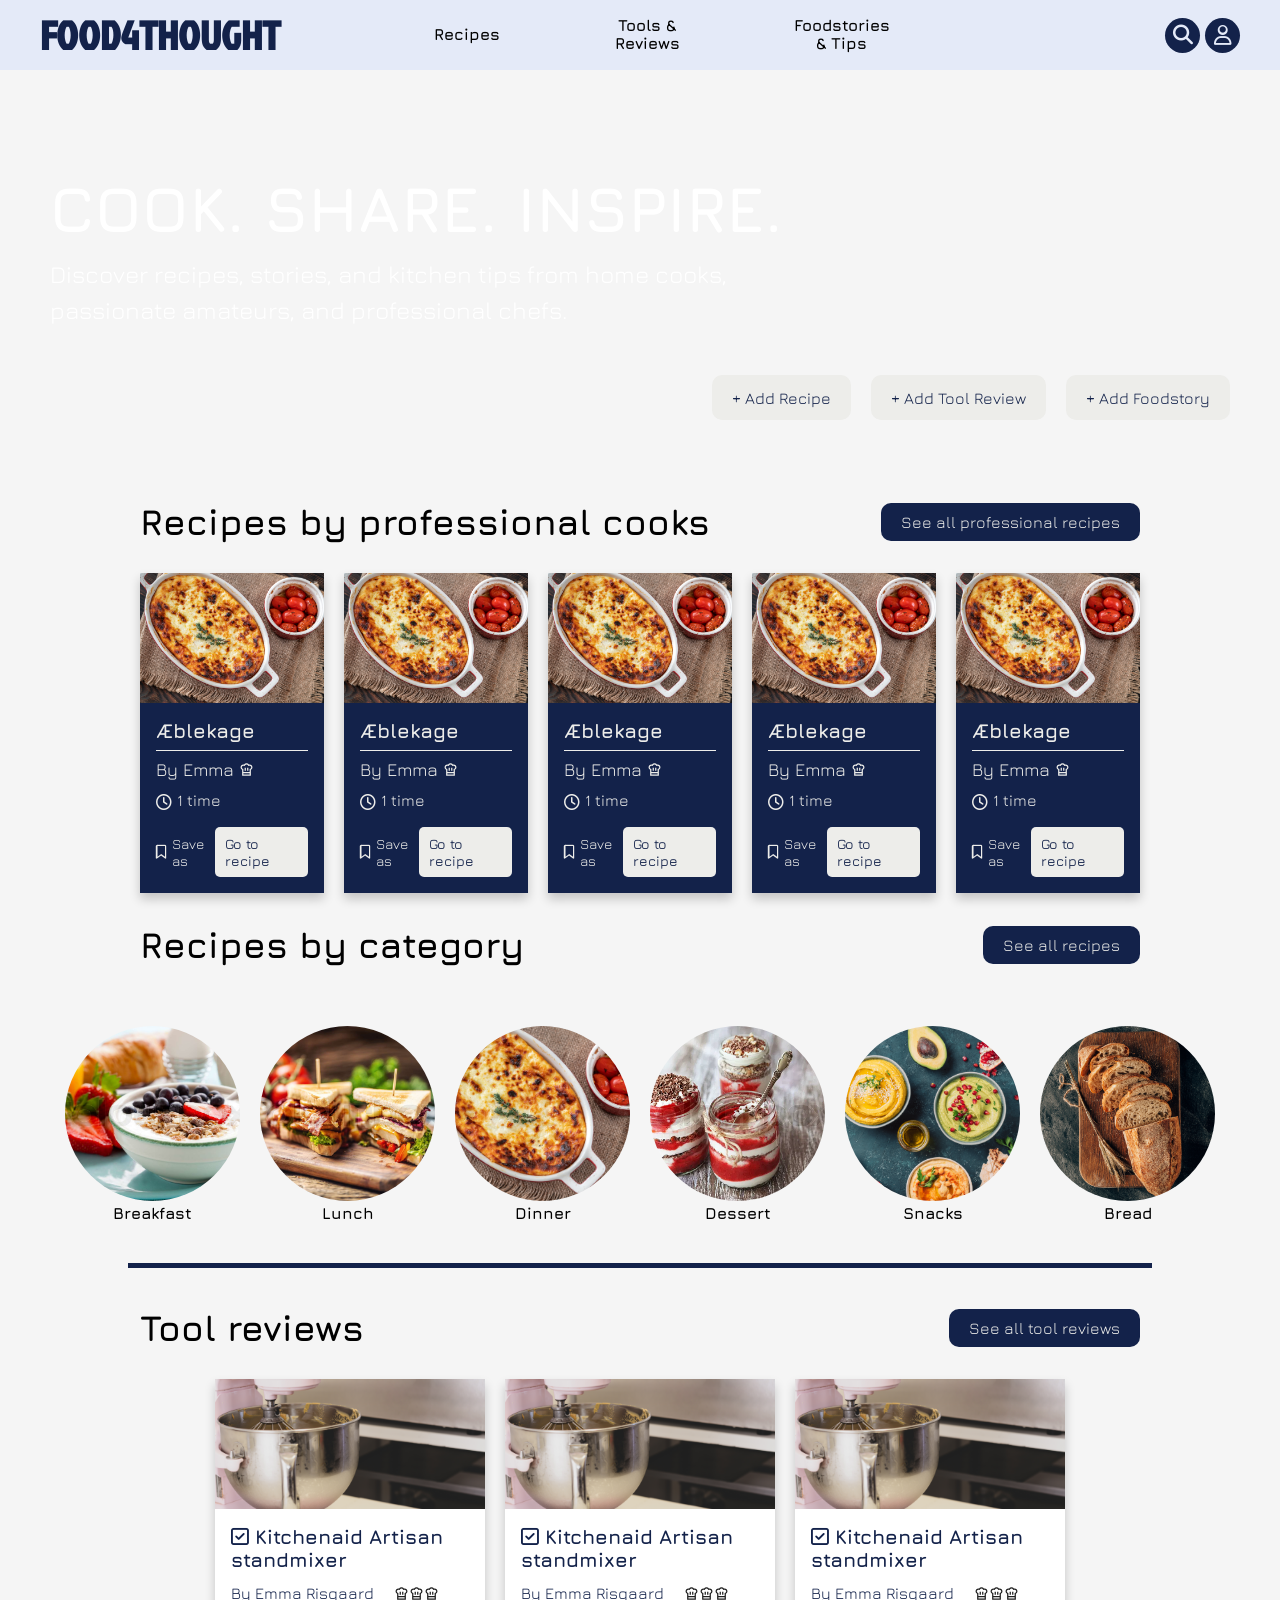
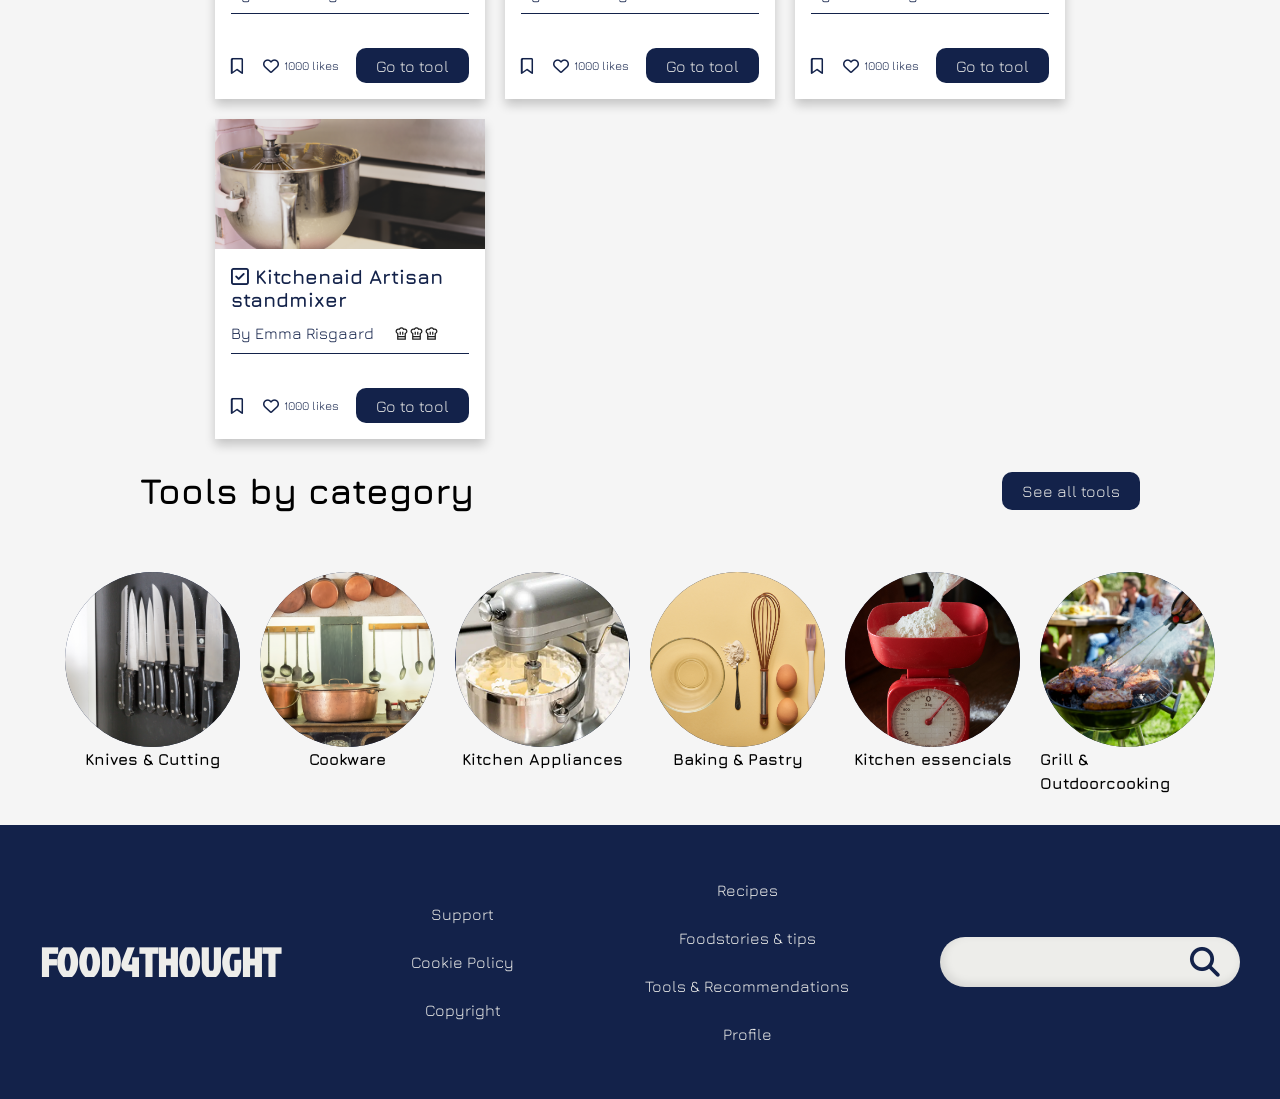
<file: index.html>
<!DOCTYPE html>

<html lang="en">

<head>
	<meta charset="UTF-8" />
	<meta name="viewport" content="width=device-width, initial-scale=1.0" />


	<title>Food4Thought</title>

	<style>
		@import url('https://fonts.googleapis.com/css2?family=Jura:wght@300..700&display=swap');
	</style>

	<link rel="stylesheet" href="./assets/css/style.css" />

	<script src="./assets/js/app.js" defer></script>

	<link rel="stylesheet" href="https://cdnjs.cloudflare.com/ajax/libs/font-awesome/6.5.0/css/all.min.css">


</head>

<body>

	<header>

		<h1 class="logo">
			<a href="index.html">FOOD4THOUGHT</a>
		</h1>

		<ul class="globalNav">
			<li>
				<a href="allRecipes.html">Recipes</a>
			</li>

			<li>
				<a href="allTools.html">
					Tools & <br>
					Reviews
				</a>
			</li>

			<li>
				<a href="#">
					Foodstories <br>
					& Tips
				</a>
			</li>
		</ul>

		<div class="loginSearchCircles">

			<a href="#">
				<div class="headerSearch">
					<i class="fa-solid fa-magnifying-glass"></i>
				</div>
			</a>

			<a href="#">
				<div class="login">
					<i class="fa-regular fa-user"></i>
				</div>
			</a>

		</div>

	</header>


	<!-- FRONT PAGE HERO -->

	<section class="frontPageHero">

		<video autoplay muted loop playsinline>

			<source src="assets/img/front-page-hero.mp4" type="video/mp4">

		</video>


		<div class="frontPageHeroText">

			<h1>
				COOK. SHARE. INSPIRE.
			</h1>

			<p>
				Discover recipes, stories, and kitchen tips from home cooks, passionate amateurs, and professional
				chefs.
			</p>

		</div>


		<div class="frontPageHeroButtons">

			<button>
				+ Add Recipe
			</button>

			<button>
				+ Add Tool Review
			</button>

			<button>
				+ Add Foodstory
			</button>

		</div>

	</section>


	<!-- RECIPES BY PROF -->

	<section class="relatedRecipesSection">

		<div class="relatedSectionHeader">

			<h2 class="relatedRecipesTitle">
				Recipes by professional cooks
			</h2>

			<a href="allRecipes.html" class="seeAllButton">
				See all professional recipes
			</a>

		</div>


		<div class="relatedRecipes">


			<a href="singleRecipe.html" class="recipeCard">

				<img class="recipeCardImage" src="assets/img/dinner-circle.jpg" alt="Apple cake">

				<div class="recipeCardContent">

					<h2 class="recipeCardTitle">
						Æblekage
					</h2>

					<hr class="recipeCardDivider">

					<div class="recipeCardAuthor">

						<span>By Emma</span>

						<img class="recipeCardChefIcon"
							src="assets/img/chef_hat_24dp_EDEDEA_FILL0_wght400_GRAD0_opsz24.svg" alt="">

					</div>

					<div class="recipeCardTime">

						<i class="fa-regular fa-clock"></i>

						<span>1 time</span>

					</div>

					<div class="recipeCardActions">

						<div class="recipeCardSave">

							<i class="fa-regular fa-bookmark"></i>

							<span>Save as</span>

						</div>

						<span class="recipeCardView">
							Go to recipe
						</span>

					</div>

				</div>

			</a>


			<a href="singleRecipe.html" class="recipeCard">

				<img class="recipeCardImage" src="assets/img/dinner-circle.jpg" alt="Apple cake">

				<div class="recipeCardContent">

					<h2 class="recipeCardTitle">
						Æblekage
					</h2>

					<hr class="recipeCardDivider">

					<div class="recipeCardAuthor">

						<span>By Emma</span>

						<img class="recipeCardChefIcon"
							src="assets/img/chef_hat_24dp_EDEDEA_FILL0_wght400_GRAD0_opsz24.svg" alt="">

					</div>

					<div class="recipeCardTime">

						<i class="fa-regular fa-clock"></i>

						<span>1 time</span>

					</div>

					<div class="recipeCardActions">

						<div class="recipeCardSave">

							<i class="fa-regular fa-bookmark"></i>

							<span>Save as</span>

						</div>

						<span class="recipeCardView">
							Go to recipe
						</span>

					</div>

				</div>

			</a>


			<a href="singleRecipe.html" class="recipeCard">

				<img class="recipeCardImage" src="assets/img/dinner-circle.jpg" alt="Apple cake">

				<div class="recipeCardContent">

					<h2 class="recipeCardTitle">
						Æblekage
					</h2>

					<hr class="recipeCardDivider">

					<div class="recipeCardAuthor">

						<span>By Emma</span>

						<img class="recipeCardChefIcon"
							src="assets/img/chef_hat_24dp_EDEDEA_FILL0_wght400_GRAD0_opsz24.svg" alt="">

					</div>

					<div class="recipeCardTime">

						<i class="fa-regular fa-clock"></i>

						<span>1 time</span>

					</div>

					<div class="recipeCardActions">

						<div class="recipeCardSave">

							<i class="fa-regular fa-bookmark"></i>

							<span>Save as</span>

						</div>

						<span class="recipeCardView">
							Go to recipe
						</span>

					</div>

				</div>

			</a>


			<a href="singleRecipe.html" class="recipeCard">

				<img class="recipeCardImage" src="assets/img/dinner-circle.jpg" alt="Apple cake">

				<div class="recipeCardContent">

					<h2 class="recipeCardTitle">
						Æblekage
					</h2>

					<hr class="recipeCardDivider">

					<div class="recipeCardAuthor">

						<span>By Emma</span>

						<img class="recipeCardChefIcon"
							src="assets/img/chef_hat_24dp_EDEDEA_FILL0_wght400_GRAD0_opsz24.svg" alt="">

					</div>

					<div class="recipeCardTime">

						<i class="fa-regular fa-clock"></i>

						<span>1 time</span>

					</div>

					<div class="recipeCardActions">

						<div class="recipeCardSave">

							<i class="fa-regular fa-bookmark"></i>

							<span>Save as</span>

						</div>

						<span class="recipeCardView">
							Go to recipe
						</span>

					</div>

				</div>

			</a>


			<a href="singleRecipe.html" class="recipeCard">

				<img class="recipeCardImage" src="assets/img/dinner-circle.jpg" alt="Apple cake">

				<div class="recipeCardContent">

					<h2 class="recipeCardTitle">
						Æblekage
					</h2>

					<hr class="recipeCardDivider">

					<div class="recipeCardAuthor">

						<span>By Emma</span>

						<img class="recipeCardChefIcon"
							src="assets/img/chef_hat_24dp_EDEDEA_FILL0_wght400_GRAD0_opsz24.svg" alt="">

					</div>

					<div class="recipeCardTime">

						<i class="fa-regular fa-clock"></i>

						<span>1 time</span>

					</div>

					<div class="recipeCardActions">

						<div class="recipeCardSave">

							<i class="fa-regular fa-bookmark"></i>

							<span>Save as</span>

						</div>

						<span class="recipeCardView">
							Go to recipe
						</span>

					</div>

				</div>

			</a>


		</div>

	</section>


	<!-- MEAL CATEGORIES -->

	<div class="circleSectionHeader">

		<h2 class="relatedRecipesTitle">
			Recipes by category
		</h2>

		<a href="allRecipes.html" class="seeAllButton">
			See all recipes
		</a>

	</div>

	<section class="toolCategories">

		<a href="allRecipes.html" class="toolCategori">

			<img src="assets/img/breakfast-circle.jpg" alt="Breakfast">

			<p>
				Breakfast
			</p>

		</a>


		<a href="allRecipes.html" class="toolCategori">

			<img src="assets/img/lunch-circle.jpg" alt="Lunch">

			<p>
				Lunch
			</p>

		</a>


		<a href="allRecipes.html" class="toolCategori">

			<img src="assets/img/dinner-circle.jpg" alt="Dinner">

			<p>
				Dinner
			</p>

		</a>


		<a href="allRecipes.html" class="toolCategori">

			<img src="assets/img/dessert-circle.png" alt="Dessert">

			<p>
				Dessert
			</p>

		</a>


		<a href="allRecipes.html" class="toolCategori">

			<img src="assets/img/snack-circle.png" alt="Snacks">

			<p>
				Snacks
			</p>

		</a>


		<a href="allRecipes.html" class="toolCategori">

			<img src="assets/img/bread-circle.png" alt="Bread">

			<p>
				Bread
			</p>

		</a>

	</section>

	<div class="singleRecipeHr">
		<hr>
	</div>


	<!-- TOOLS -->
	<section class="relatedRecipesSection">
		<div class="relatedSectionHeader">

			<h2 class="relatedRecipesTitle">
				Tool reviews
			</h2>

			<a href="allRecipes.html" class="seeAllButton">
				See all tool reviews
			</a>

		</div>

		<section class="allToolsToolCards">

			<a href="singleTool.html" class="toolCard">

				<img src="assets/img/tool-card.png" alt="KitchenAid Artisan stand mixer" class="toolCardImg">

				<div class="toolCardInfo">

					<div>

						<h1><i class="fa-regular fa-square-check"></i> Kitchenaid Artisan standmixer</h1>

						<div class="toolCardProfile">

							<p>By Emma Risgaard</p>

							<div class="profileHats">

								<img class="Recipe-card-icon-cook" src="assets/img/chef-hat.svg" alt="">

								<img class="Recipe-card-icon-cook" src="assets/img/chef-hat.svg" alt="">

								<img class="Recipe-card-icon-cook" src="assets/img/chef-hat.svg" alt="">

							</div>

						</div>

					</div>

					<hr>

					<div class="toolCardButtons">

						<div class="saveNlike">

							<i class="fa-regular fa-bookmark"></i>

							<div class="totalLikes">

								<i class="fa-regular fa-heart"></i>

								<p>1000 likes</p>

							</div>

						</div>

						<span>
							Go to tool
						</span>

					</div>

				</div>

			</a>


			<a href="singleTool.html" class="toolCard">

				<img src="assets/img/tool-card.png" alt="KitchenAid Artisan stand mixer" class="toolCardImg">

				<div class="toolCardInfo">

					<div>

						<h1><i class="fa-regular fa-square-check"></i> Kitchenaid Artisan standmixer</h1>

						<div class="toolCardProfile">

							<p>By Emma Risgaard</p>

							<div class="profileHats">

								<img class="Recipe-card-icon-cook" src="assets/img/chef-hat.svg" alt="">

								<img class="Recipe-card-icon-cook" src="assets/img/chef-hat.svg" alt="">

								<img class="Recipe-card-icon-cook" src="assets/img/chef-hat.svg" alt="">

							</div>

						</div>

					</div>

					<hr>

					<div class="toolCardButtons">

						<div class="saveNlike">

							<i class="fa-regular fa-bookmark"></i>

							<div class="totalLikes">

								<i class="fa-regular fa-heart"></i>

								<p>1000 likes</p>

							</div>

						</div>

						<span>
							Go to tool
						</span>

					</div>

				</div>

			</a>


			<a href="singleTool.html" class="toolCard">

				<img src="assets/img/tool-card.png" alt="KitchenAid Artisan stand mixer" class="toolCardImg">

				<div class="toolCardInfo">

					<div>

						<h1><i class="fa-regular fa-square-check"></i> Kitchenaid Artisan standmixer</h1>

						<div class="toolCardProfile">

							<p>By Emma Risgaard</p>

							<div class="profileHats">

								<img class="Recipe-card-icon-cook" src="assets/img/chef-hat.svg" alt="">

								<img class="Recipe-card-icon-cook" src="assets/img/chef-hat.svg" alt="">

								<img class="Recipe-card-icon-cook" src="assets/img/chef-hat.svg" alt="">

							</div>

						</div>

					</div>

					<hr>

					<div class="toolCardButtons">

						<div class="saveNlike">

							<i class="fa-regular fa-bookmark"></i>

							<div class="totalLikes">

								<i class="fa-regular fa-heart"></i>

								<p>1000 likes</p>

							</div>

						</div>

						<span>
							Go to tool
						</span>

					</div>

				</div>

			</a>


			<a href="singleTool.html" class="toolCard">

				<img src="assets/img/tool-card.png" alt="KitchenAid Artisan stand mixer" class="toolCardImg">

				<div class="toolCardInfo">

					<div>

						<h1><i class="fa-regular fa-square-check"></i> Kitchenaid Artisan standmixer</h1>

						<div class="toolCardProfile">

							<p>By Emma Risgaard</p>

							<div class="profileHats">

								<img class="Recipe-card-icon-cook" src="assets/img/chef-hat.svg" alt="">

								<img class="Recipe-card-icon-cook" src="assets/img/chef-hat.svg" alt="">

								<img class="Recipe-card-icon-cook" src="assets/img/chef-hat.svg" alt="">

							</div>

						</div>

					</div>

					<hr>

					<div class="toolCardButtons">

						<div class="saveNlike">

							<div class="saveNlike">

								<i class="fa-regular fa-bookmark"></i>

								<div class="totalLikes">

									<i class="fa-regular fa-heart"></i>

									<p>1000 likes</p>

								</div>

							</div>

						</div>

						<span>
							Go to tool
						</span>

					</div>

				</div>

			</a>

		</section>

	</section>

	<!-- TOOL CATEGORIES -->

	<div class="circleSectionHeader">

		<h2 class="relatedRecipesTitle">
			Tools by category
		</h2>

		<a href="allRecipes.html" class="seeAllButton">
			See all tools
		</a>

	</div>

	<section class="toolCategories">

		<div class="toolCategori">

			<img src="assets/img/knives-circle.png" alt="Knives & Cutting">

			<p>
				Knives & Cutting
			</p>

		</div>


		<div class="toolCategori">

			<img src="assets/img/cookware-circle.jpg" alt="Cookware">

			<p>
				Cookware
			</p>

		</div>


		<div class="toolCategori">

			<img src="assets/img/kitchen-machines-circle.png" alt="Kitchen Appliances">

			<p>
				Kitchen Appliances
			</p>

		</div>


		<div class="toolCategori">

			<img src="assets/img/baking-circle.jpg" alt="Baking & Pastry">

			<p>
				Baking & Pastry
			</p>

		</div>


		<div class="toolCategori">

			<img src="assets/img/essantial-circle.png" alt="Kitchen essencials">

			<p>
				Kitchen essencials
			</p>

		</div>


		<div class="toolCategori">

			<img src="assets/img/grill-tools-circle.png" alt="Grill & Outdoorcooking">

			<p>
				Grill & Outdoorcooking
			</p>

		</div>

	</section>


	<!-- FOOTER -->

	<footer>

		<h1 class="logoFooter">

			<a href="index.html">
				FOOD4THOUGHT
			</a>

		</h1>


		<ul class="footerNav">

			<li>
				<a href="#">
					Support
				</a>
			</li>

			<li>
				<a href="#">
					Cookie Policy
				</a>
			</li>

			<li>
				<a href="#">
					Copyright
				</a>
			</li>

		</ul>


		<ul class="footerNav">

			<li>
				<a href="allRecipes.html">
					Recipes
				</a>
			</li>

			<li>
				<a href="#">
					Foodstories & tips
				</a>
			</li>

			<li>
				<a href="#">
					Tools & Recommendations
				</a>
			</li>

			<li>
				<a href="#">
					Profile
				</a>
			</li>

		</ul>


		<div class="footerSearch">

			<i class="fa-solid fa-magnifying-glass"></i>

		</div>

	</footer>


</body>

</html>
</file>
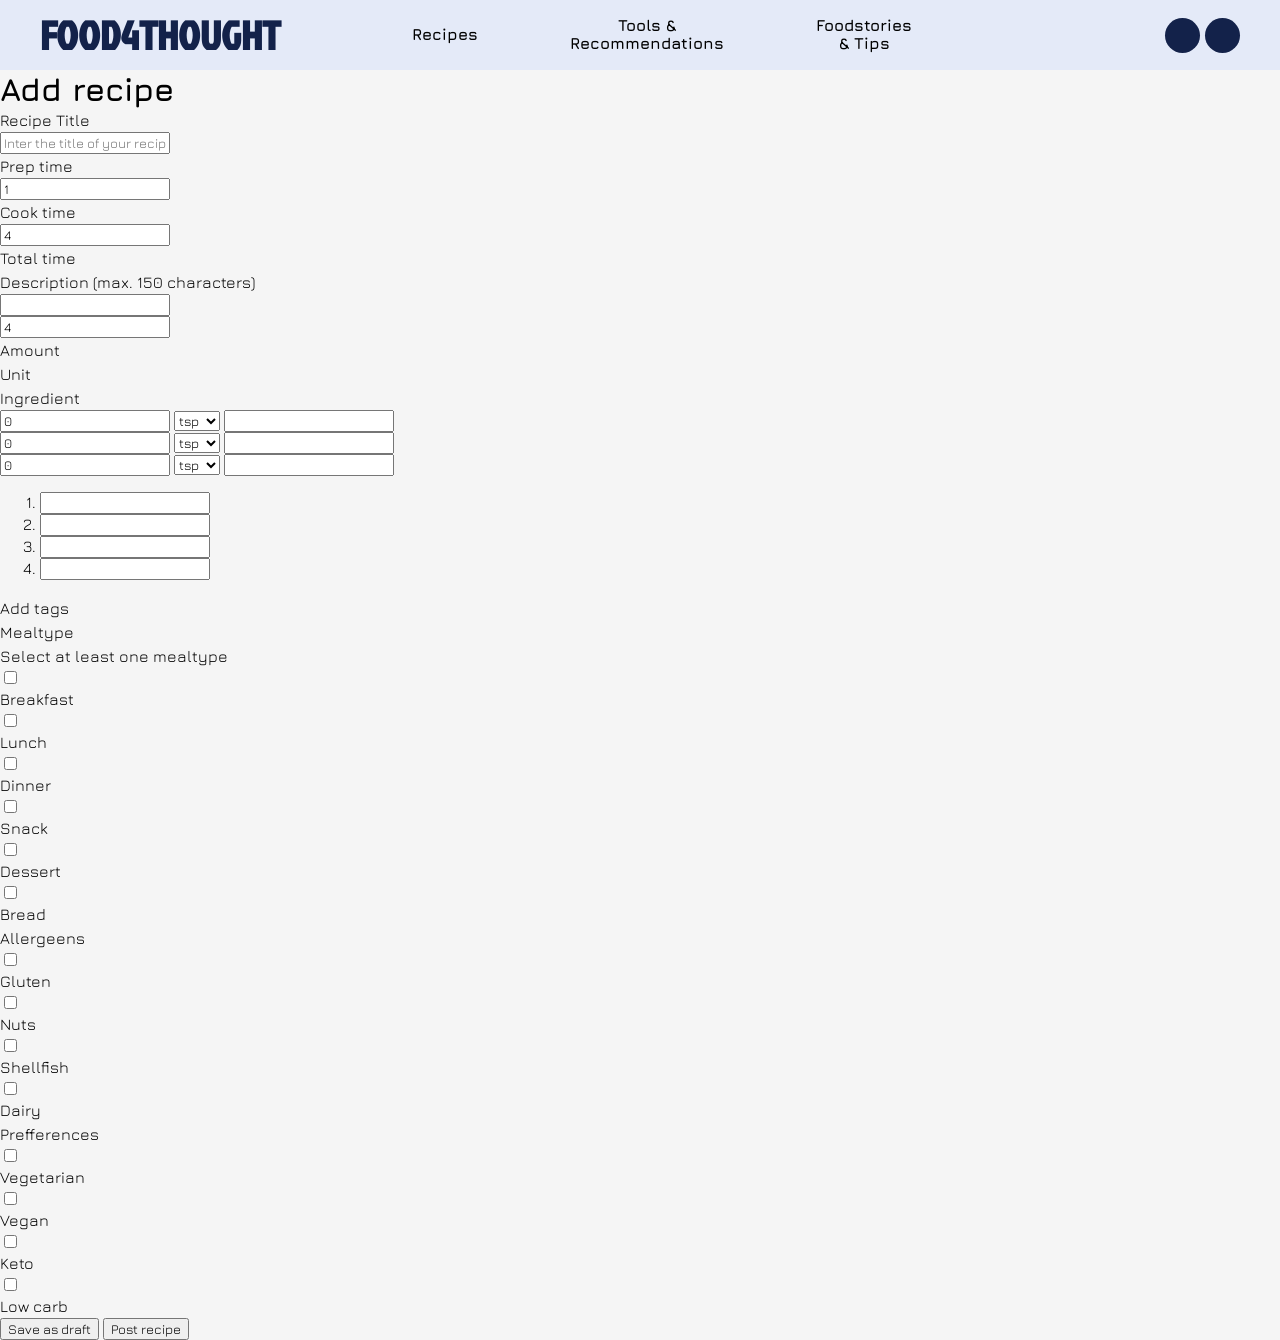
<file: addRecipe.html>
<!DOCTYPE html>
<html lang="en">

<head>
	<meta charset="UTF-8" />
	<meta name="viewport" content="width=device-width, initial-scale=1.0" />
	<title>Document</title>
	<style>
		@import url('https://fonts.googleapis.com/css2?family=Jura:wght@300..700&display=swap');
	</style>
	<link rel="stylesheet" href="./assets/css/style.css" />

	<script src="./assets/js/app.js" defer></script>

</head>

<body>

<body class="addRecipeSite">
	<header>
		<h1 class="logo"><a href="index.html">FOOD4THOUGHT</a></h1>
		<ul class="globalNav">
			<li><a href="allRecipes.html">Recipes</a></li>
			<li><a href="#">Tools & <br>
					Recommendations</a></li>
			<li><a href="#">Foodstories <br>& Tips</a></li>
		</ul>
		<div class="loginSearchCircles">
			<div class="headerSearch"><i class="fa-solid fa-magnifying-glass"></i></div>
			<div class="login"><i class="fa-regular fa-user"></i></div>
		</div>

	</header>
	<h1>Add recipe</h1>
	<section>
		<div class="addRecipeTitle">
			<p>Recipe Title</p>
			<input type="text" placeholder="Inter the title of your recipe">
		</div>


		<div class="addRecipeTime">
			<div>
				<p>Prep time</p>
				<input type="number" value="1" min="0">
			</div>
			<div>
				<p>Cook time</p>
				<input type="number" value="4" min="0">
			</div>
			<div>
				<p>Total time</p>
				<div class="totalTime"></div>
			</div>
		</div>


		<div class="addRecipeDescription">
			<p>Description (max. 150 characters)</p>
			<input type="text">
		</div>

		<div class="addRecipePortions">
			<p></p>
			<input type="number" value="4" min="0">
		</div>

		<div class="addRecipeAddIngredient">
			<div class="addIngredientTitels">
				<p>Amount</p>
				<p>Unit</p>
				<p>Ingredient</p>
			</div>
			<div class="AddIngredient">
				<input type="number" value="0" min="0">
				<select>
					<option>tsp</option>
					<option>cup</option>
				</select>
				<input type="text">
			</div>

			<div class="AddIngredient">
				<input type="number" value="0" min="0">
				<select>
					<option>tsp</option>
					<option>cup</option>
				</select>
				<input type="text">
			</div>

			<div class="AddIngredient">
				<input type="number" value="0" min="0">
				<select>
					<option>tsp</option>
					<option>cup</option>
				</select>
				<input type="text">
			</div>

		</div>
	</section>
	<section>
		<p></p>
		<div class="addRecipeInstructions">
			<ol>
				<li><input type="text"></li>
				<li><input type="text"></li>
				<li><input type="text"></li>
				<li><input type="text"></li>
			</ol>
			<p></p>
		</div>

		<div class="addRecipeTags">
			<p>Add tags</p>
			<p>Mealtype</p>
			<p>Select at least one mealtype</p>
			<div class="addRecipeMealtype">
				<div class="checkBox">
					<input type="checkbox">
					<p>Breakfast</p>
				</div>
				<div class="checkBox">
					<input type="checkbox">
					<p>Lunch</p>
				</div>
				<div class="checkBox">
					<input type="checkbox">
					<p>Dinner</p>
				</div>
				<div class="checkBox">
					<input type="checkbox">
					<p>Snack</p>
				</div>
				<div class="checkBox">
					<input type="checkbox">
					<p>Dessert</p>
				</div>
				<div class="checkBox">
					<input type="checkbox">
					<p>Bread</p>
				</div>
			</div>
			<p>Allergeens</p>
			<div class="addRecipeAllergeens">
				<div class="checkBox">
					<input type="checkbox">
					<p>Gluten</p>
				</div>
				<div class="checkBox">
					<input type="checkbox">
					<p>Nuts</p>
				</div>
				<div class="checkBox">
					<input type="checkbox">
					<p>Shellfish</p>
				</div>
				<div class="checkBox">
					<input type="checkbox">
					<p>Dairy</p>
				</div>
			</div>
			<p>Prefferences</p>
			<div class="addRecipePrefferences">

				<div class="checkBox">
					<input type="checkbox">
					<p>Vegetarian</p>
				</div>
				<div class="checkBox">
					<input type="checkbox">
					<p>Vegan</p>
				</div>
				<div class="checkBox">
					<input type="checkbox">
					<p>Keto</p>
				</div>
				<div class="checkBox">
					<input type="checkbox">
					<p>Low carb</p>
				</div>
			</div>
		</div>
	</section>
	<section>
		<button>Save as draft</button>
		<button>Post recipe</button>
	</section>

</body>

</html>
</file>
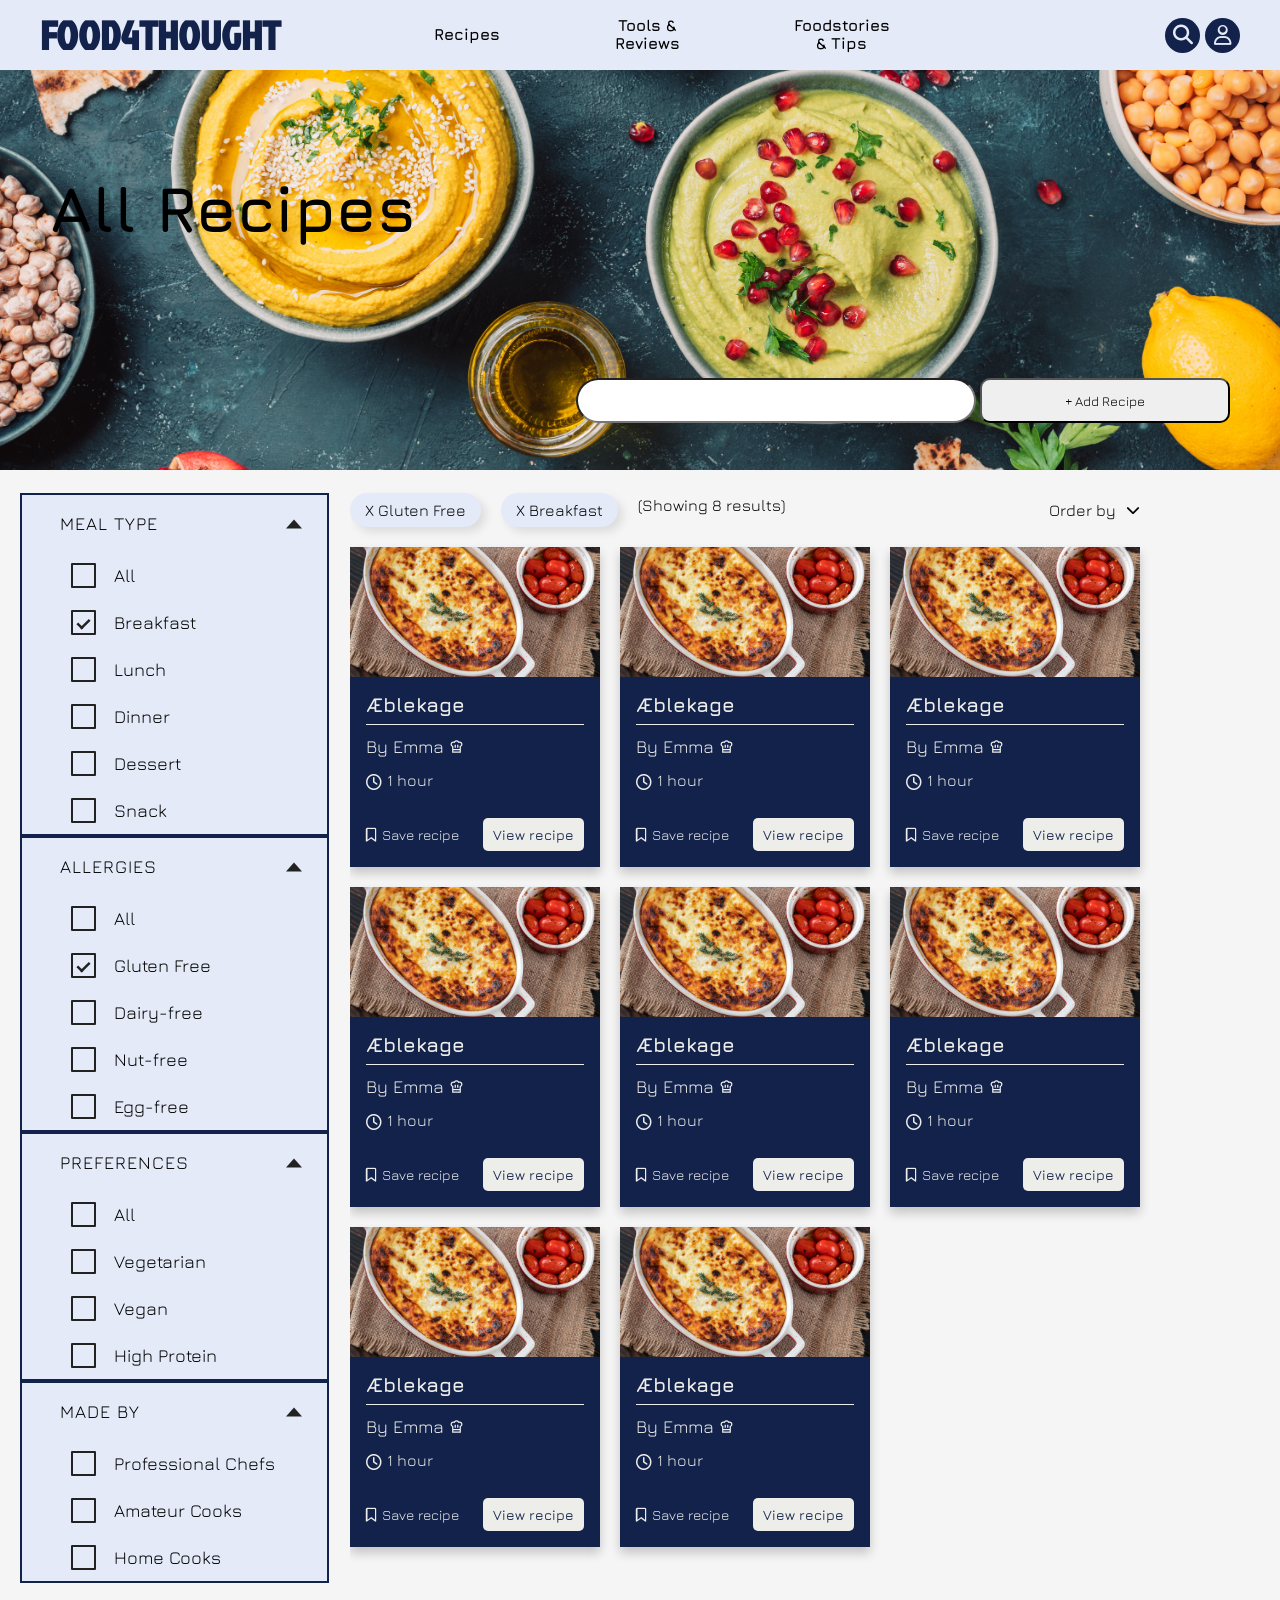
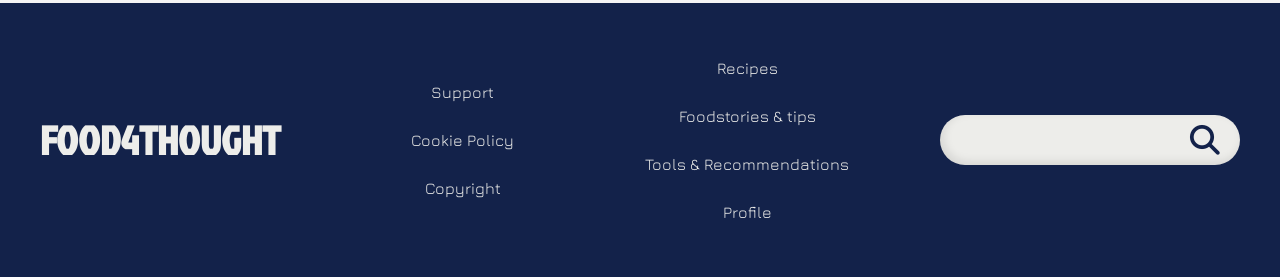
<file: allRecipes.html>
<!DOCTYPE html>
<html lang="en">

<head>
	<meta charset="UTF-8" />
	<meta name="viewport" content="width=device-width, initial-scale=1.0" />
	<title>Document</title>

	<link rel="stylesheet" href="./assets/css/style.css" />

	<script src="./assets/js/app.js" defer></script>

	<link rel="stylesheet" href="https://cdnjs.cloudflare.com/ajax/libs/font-awesome/6.5.0/css/all.min.css">
</head>

<body>

	<header>

		<h1 class="logo">
			<a href="index.html">FOOD4THOUGHT</a>
		</h1>

		<ul class="globalNav">
			<li>
				<a href="allRecipes.html">Recipes</a>
			</li>

			<li>
				<a href="allTools.html">
					Tools & <br>
					Reviews
				</a>
			</li>

			<li>
				<a href="#">
					Foodstories <br>
					& Tips
				</a>
			</li>
		</ul>

		<div class="loginSearchCircles">

			<a href="#">
				<div class="headerSearch">
					<i class="fa-solid fa-magnifying-glass"></i>
				</div>
			</a>

			<a href="#">
				<div class="login">
					<i class="fa-regular fa-user"></i>
				</div>
			</a>

		</div>

	</header>

	<section class="headerImageSection">

		<img src="assets/img/snack-circle.png" alt="" class="headerImage">

		<h1>All Recipes</h1>

		<div class="headerButtons">
			<input type="search">
			<button>+ Add Recipe</button>
		</div>

	</section>


	<div class="allRecipesLayout">

		<aside>

			<div class="recipeFilters">

				<div class="recipeFilter">

					<label>Meal Type</label>

					<label>
						<input type="checkbox" name="mealType" value="all">
						All
					</label>

					<label>
						<input type="checkbox" name="mealType" value="breakfast" checked>
						Breakfast
					</label>

					<label>
						<input type="checkbox" name="mealType" value="lunch">
						Lunch
					</label>

					<label>
						<input type="checkbox" name="mealType" value="dinner">
						Dinner
					</label>
					<label>
						<input type="checkbox" name="mealType" value="dessert">
						Dessert
					</label>

					<label>
						<input type="checkbox" name="mealType" value="snack">
						Snack
					</label>

				</div>


				<div class="recipeFilter">

					<label>Allergies</label>

					<label>
						<input type="checkbox" name="allergies" value="all">
						All
					</label>

					<label>
						<input type="checkbox" name="allergies" value="gluten" checked>
						Gluten Free
					</label>

					<label>
						<input type="checkbox" name="allergies" value="dairy">
						Dairy-free
					</label>

					<label>
						<input type="checkbox" name="allergies" value="nuts">
						Nut-free
					</label>

					<label>
						<input type="checkbox" name="allergies" value="egg">
						Egg-free
					</label>

				</div>


				<div class="recipeFilter">

					<label>Preferences</label>

					<label>
						<input type="checkbox" name="preferences" value="all">
						All
					</label>

					<label>
						<input type="checkbox" name="preferences" value="vegetarian">
						Vegetarian
					</label>

					<label>
						<input type="checkbox" name="preferences" value="vegan">
						Vegan
					</label>

					<label>
						<input type="checkbox" name="preferences" value="high-protein">
						High Protein
					</label>

				</div>


				<div class="recipeFilter">

					<label>Made By</label>

					<label>
						<input type="checkbox" name="madeBy" value="chef">
						Professional Chefs
					</label>

					<label>
						<input type="checkbox" name="madeBy" value="user">
						Amateur Cooks
					</label>

					<label>
						<input type="checkbox" name="madeBy" value="restaurant">
						Home Cooks
					</label>

				</div>

			</div>

		</aside>


		<section class="allRecipesMain">

			<div class="recipeResultsHeader">

				<div class="singleRecipeTags">

					<div>
						<p>X Gluten Free</p>
					</div>

					<div>
						<p>X Breakfast</p>
					</div>

					<p>(Showing 8 results)</p>


				</div>


				<div class="orderBy">

					<span>Order by</span>

					<i class="fa-solid fa-chevron-down"></i>

				</div>

			</div>


			<div class="allRecipesGrid">


				<!-- RECIPE CARD 1 -->

				<a href="singleRecipe.html" class="recipeCard">

					<img class="recipeCardImage" src="assets/img/dinner-circle.jpg" alt="Æblekage">

					<div class="recipeCardContent">

						<h3 class="recipeCardTitle">
							Æblekage
						</h3>

						<hr class="recipeCardDivider">

						<div class="recipeCardAuthor">

							<p>By Emma</p>

							<img class="recipeCardChefIcon"
								src="assets/img/chef_hat_24dp_EDEDEA_FILL0_wght400_GRAD0_opsz24.svg" alt="">

						</div>


						<div class="recipeCardTime">

							<i class="fa-regular fa-clock"></i>

							<p>
								1 hour
							</p>

						</div>


						<div class="recipeCardActions">

							<div class="recipeCardSave">

								<i class="fa-regular fa-bookmark"></i>

								<p>Save recipe</p>

							</div>

							<div class="recipeCardView">
								View recipe
							</div>

						</div>

					</div>

				</a>


				<!-- RECIPE CARD 2 -->

				<a href="singleRecipe.html" class="recipeCard">

					<img class="recipeCardImage" src="assets/img/dinner-circle.jpg" alt="Æblekage">

					<div class="recipeCardContent">

						<h3 class="recipeCardTitle">
							Æblekage
						</h3>

						<hr class="recipeCardDivider">

						<div class="recipeCardAuthor">

							<p>By Emma</p>

							<img class="recipeCardChefIcon"
								src="assets/img/chef_hat_24dp_EDEDEA_FILL0_wght400_GRAD0_opsz24.svg" alt="">

						</div>


						<div class="recipeCardTime">

							<i class="fa-regular fa-clock"></i>

							<p>
								1 hour
							</p>

						</div>


						<div class="recipeCardActions">

							<div class="recipeCardSave">
								<i class="fa-regular fa-bookmark"></i>
								<p>Save recipe</p>
							</div>

							<div class="recipeCardView">
								View recipe
							</div>

						</div>

					</div>

				</a>


				<!-- RECIPE CARD 3 -->

				<a href="singleRecipe.html" class="recipeCard">

					<img class="recipeCardImage" src="assets/img/dinner-circle.jpg" alt="Æblekage">

					<div class="recipeCardContent">

						<h3 class="recipeCardTitle">
							Æblekage
						</h3>

						<hr class="recipeCardDivider">

						<div class="recipeCardAuthor">

							<p>By Emma</p>

							<img class="recipeCardChefIcon"
								src="assets/img/chef_hat_24dp_EDEDEA_FILL0_wght400_GRAD0_opsz24.svg" alt="">

						</div>


						<div class="recipeCardTime">

							<i class="fa-regular fa-clock"></i>

							<p>
								1 hour
							</p>

						</div>


						<div class="recipeCardActions">

							<div class="recipeCardSave">
								<i class="fa-regular fa-bookmark"></i>
								<p>Save recipe</p>
							</div>

							<div class="recipeCardView">
								View recipe
							</div>

						</div>

					</div>

				</a>


				<!-- RECIPE CARD 4 -->

				<a href="singleRecipe.html" class="recipeCard">

					<img class="recipeCardImage" src="assets/img/dinner-circle.jpg" alt="Æblekage">

					<div class="recipeCardContent">

						<h3 class="recipeCardTitle">
							Æblekage
						</h3>

						<hr class="recipeCardDivider">

						<div class="recipeCardAuthor">

							<p>By Emma</p>

							<img class="recipeCardChefIcon"
								src="assets/img/chef_hat_24dp_EDEDEA_FILL0_wght400_GRAD0_opsz24.svg" alt="">

						</div>


						<div class="recipeCardTime">

							<i class="fa-regular fa-clock"></i>

							<p>
								1 hour
							</p>

						</div>


						<div class="recipeCardActions">

							<div class="recipeCardSave">
								<i class="fa-regular fa-bookmark"></i>
								<p>Save recipe</p>
							</div>

							<div class="recipeCardView">
								View recipe
							</div>

						</div>

					</div>

				</a>


				<!-- RECIPE CARD 5 -->

				<a href="singleRecipe.html" class="recipeCard">

					<img class="recipeCardImage" src="assets/img/dinner-circle.jpg" alt="Æblekage">

					<div class="recipeCardContent">

						<h3 class="recipeCardTitle">
							Æblekage
						</h3>

						<hr class="recipeCardDivider">

						<div class="recipeCardAuthor">

							<p>By Emma</p>

							<img class="recipeCardChefIcon"
								src="assets/img/chef_hat_24dp_EDEDEA_FILL0_wght400_GRAD0_opsz24.svg" alt="">

						</div>


						<div class="recipeCardTime">

							<i class="fa-regular fa-clock"></i>

							<p>
								1 hour
							</p>

						</div>


						<div class="recipeCardActions">

							<div class="recipeCardSave">
								<i class="fa-regular fa-bookmark"></i>
								<p>Save recipe</p>
							</div>

							<div class="recipeCardView">
								View recipe
							</div>

						</div>

					</div>

				</a>


				<!-- RECIPE CARD 6 -->

				<a href="singleRecipe.html" class="recipeCard">

					<img class="recipeCardImage" src="assets/img/dinner-circle.jpg" alt="Æblekage">

					<div class="recipeCardContent">

						<h3 class="recipeCardTitle">
							Æblekage
						</h3>

						<hr class="recipeCardDivider">

						<div class="recipeCardAuthor">

							<p>By Emma</p>

							<img class="recipeCardChefIcon"
								src="assets/img/chef_hat_24dp_EDEDEA_FILL0_wght400_GRAD0_opsz24.svg" alt="">

						</div>


						<div class="recipeCardTime">

							<i class="fa-regular fa-clock"></i>

							<p>
								1 hour
							</p>

						</div>


						<div class="recipeCardActions">

							<div class="recipeCardSave">
								<i class="fa-regular fa-bookmark"></i>
								<p>Save recipe</p>
							</div>

							<div class="recipeCardView">
								View recipe
							</div>

						</div>

					</div>

				</a>


				<!-- RECIPE CARD 7 -->

				<a href="singleRecipe.html" class="recipeCard">

					<img class="recipeCardImage" src="assets/img/dinner-circle.jpg" alt="Æblekage">

					<div class="recipeCardContent">

						<h3 class="recipeCardTitle">
							Æblekage
						</h3>

						<hr class="recipeCardDivider">

						<div class="recipeCardAuthor">

							<p>By Emma</p>

							<img class="recipeCardChefIcon"
								src="assets/img/chef_hat_24dp_EDEDEA_FILL0_wght400_GRAD0_opsz24.svg" alt="">

						</div>


						<div class="recipeCardTime">

							<i class="fa-regular fa-clock"></i>

							<p>
								1 hour
							</p>

						</div>


						<div class="recipeCardActions">

							<div class="recipeCardSave">
								<i class="fa-regular fa-bookmark"></i>
								<p>Save recipe</p>
							</div>

							<div class="recipeCardView">
								View recipe
							</div>

						</div>

					</div>

				</a>


				<!-- RECIPE CARD 8 -->

				<a href="singleRecipe.html" class="recipeCard">

					<img class="recipeCardImage" src="assets/img/dinner-circle.jpg" alt="Æblekage">

					<div class="recipeCardContent">

						<h3 class="recipeCardTitle">
							Æblekage
						</h3>

						<hr class="recipeCardDivider">

						<div class="recipeCardAuthor">

							<p>By Emma</p>

							<img class="recipeCardChefIcon"
								src="assets/img/chef_hat_24dp_EDEDEA_FILL0_wght400_GRAD0_opsz24.svg" alt="">

						</div>


						<div class="recipeCardTime">

							<i class="fa-regular fa-clock"></i>

							<p>
								1 hour
							</p>

						</div>


						<div class="recipeCardActions">

							<div class="recipeCardSave">
								<i class="fa-regular fa-bookmark"></i>
								<p>Save recipe</p>
							</div>

							<div class="recipeCardView">
								View recipe
							</div>

						</div>

					</div>

				</a>

			</div>

		</section>

	</div>


	<footer>

		<h1 class="logoFooter">
			<a href="index.html">FOOD4THOUGHT</a>
		</h1>

		<ul class="footerNav">
			<li><a href="#">Support</a></li>
			<li><a href="#">Cookie Policy</a></li>
			<li><a href="#">Copyright</a></li>
		</ul>

		<ul class="footerNav">
			<li><a href="allRecipes.html">Recipes</a></li>
			<li><a href="#">Foodstories & tips</a></li>
			<li><a href="#">Tools & Recommendations</a></li>
			<li><a href="#">Profile</a></li>
		</ul>

		<div class="footerSearch">
			<i class="fa-solid fa-magnifying-glass"></i>
		</div>

	</footer>

</body>

</html>
</file>
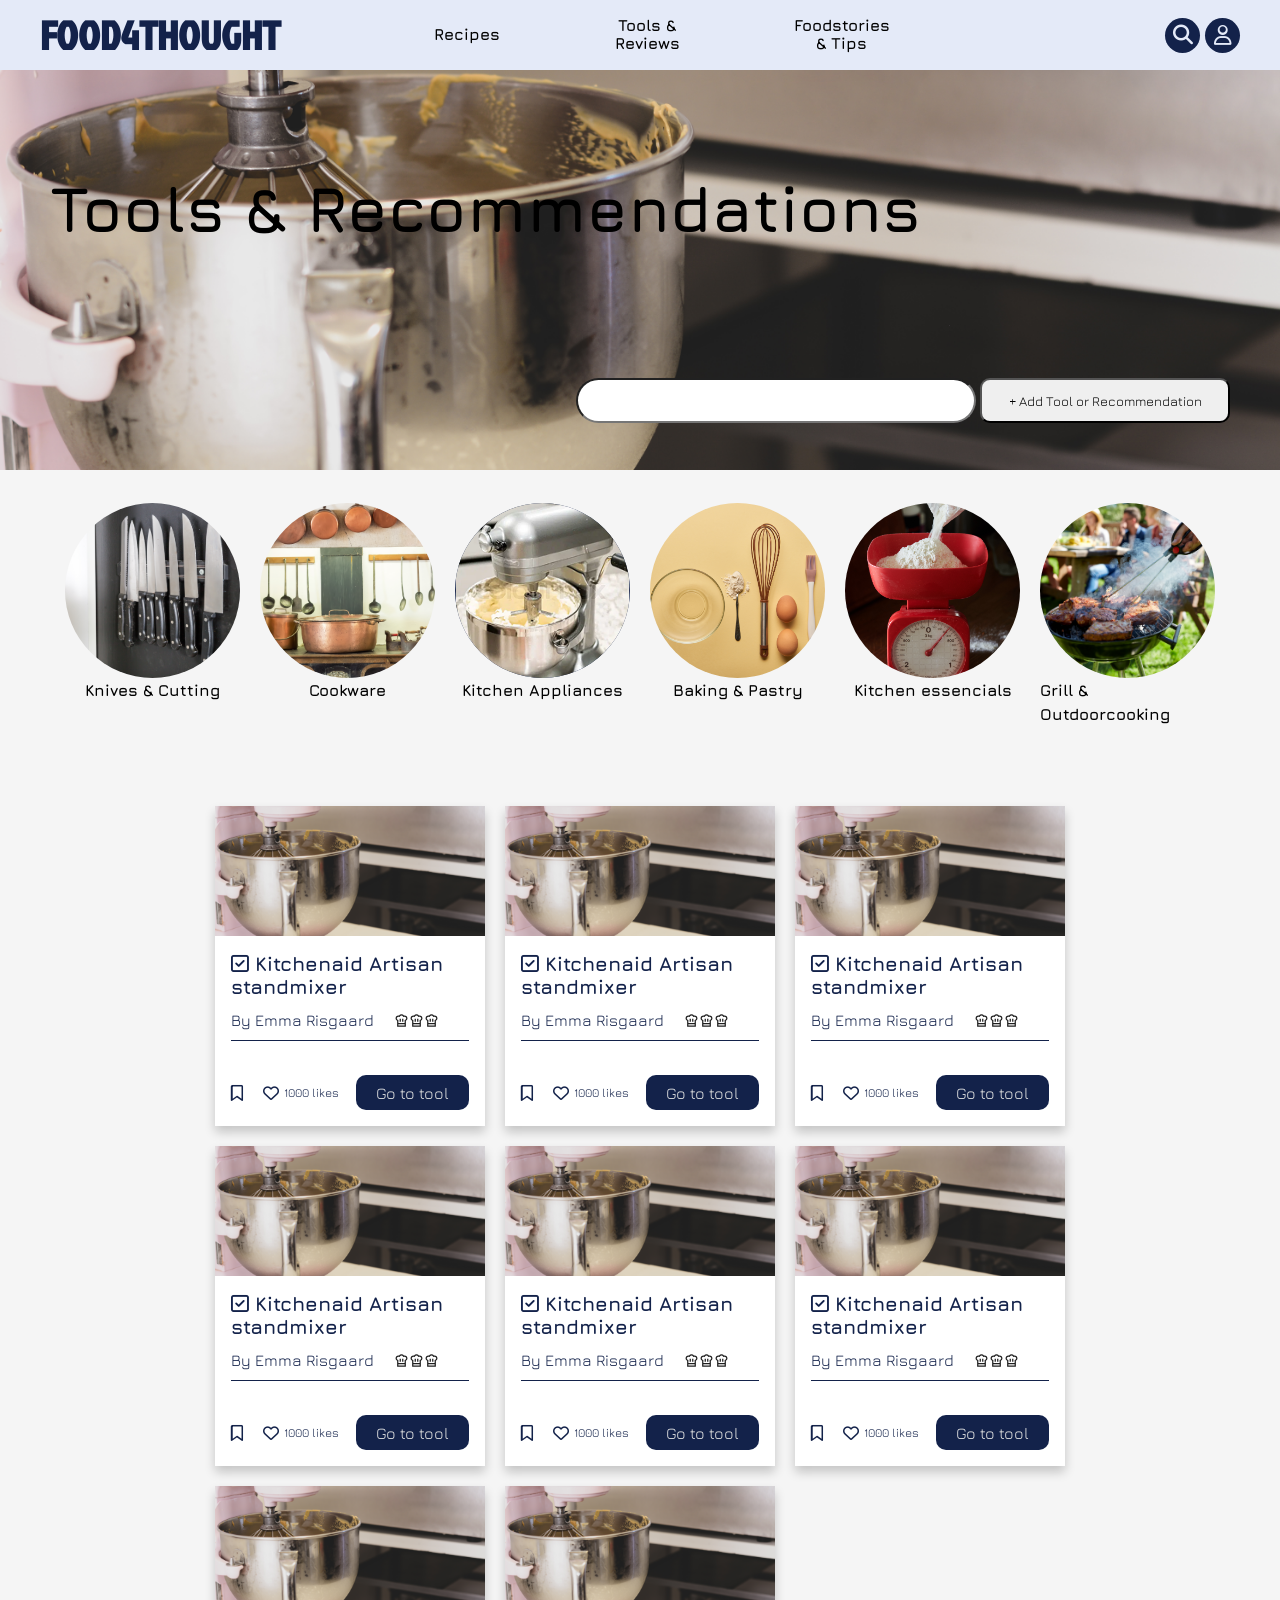
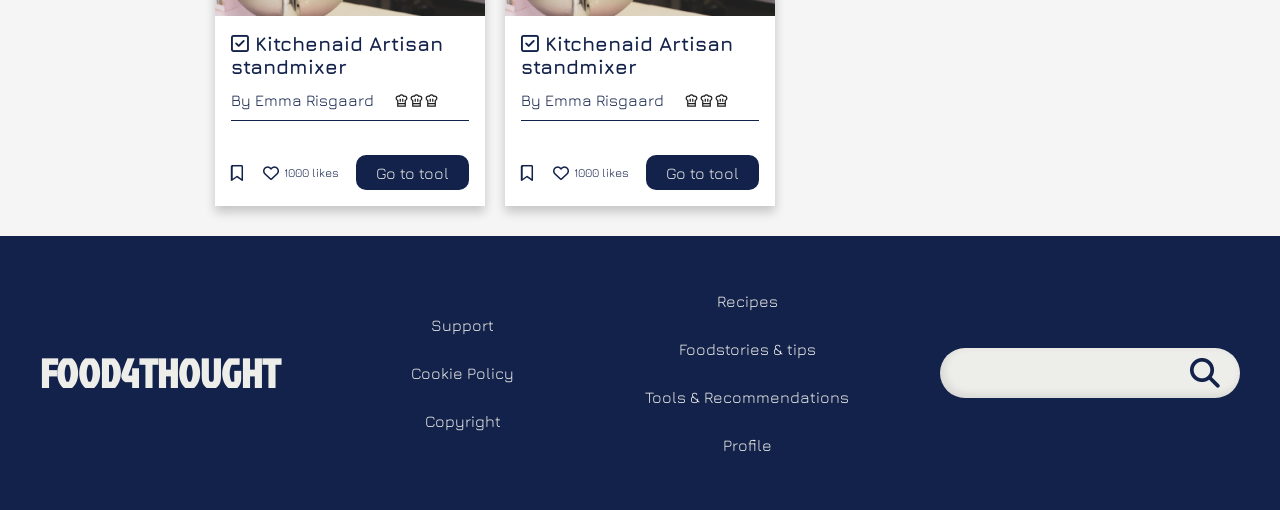
<file: allTools.html>
<!DOCTYPE html>
<html lang="en">

<head>
    <meta charset="UTF-8" />
    <meta name="viewport" content="width=device-width, initial-scale=1.0" />

    <title>Document</title>

    <style>
        @import url('https://fonts.googleapis.com/css2?family=Jura:wght@300..700&display=swap');
    </style>

    <link rel="stylesheet" href="./assets/css/style.css" />
    <script src="./assets/js/app.js" defer></script>

    <link rel="stylesheet" href="https://cdnjs.cloudflare.com/ajax/libs/font-awesome/6.5.0/css/all.min.css">
</head>

<body>

    <header>

        <h1 class="logo">
            <a href="index.html">FOOD4THOUGHT</a>
        </h1>

        <ul class="globalNav">
            <li>
                <a href="allRecipes.html">Recipes</a>
            </li>

            <li>
                <a href="allTools.html">
                    Tools & <br>
                    Reviews
                </a>
            </li>

            <li>
                <a href="#">
                    Foodstories <br>
                    & Tips
                </a>
            </li>
        </ul>

        <div class="loginSearchCircles">

            <a href="#">
                <div class="headerSearch">
                    <i class="fa-solid fa-magnifying-glass"></i>
                </div>
            </a>

            <a href="#">
                <div class="login">
                    <i class="fa-regular fa-user"></i>
                </div>
            </a>

        </div>

    </header>


    <section class="headerImageSection">

        <img src="assets/img/tool-card.png" alt="" class="headerImage">

        <h1>Tools & Recommendations</h1>

        <div class="headerButtons">
            <input type="search">
            <button>+ Add Tool or Recommendation</button>
        </div>

    </section>


    <section class="toolCategories">

        <div class="toolCategori">
            <img src="assets/img/knives-circle.png" alt="">
            <p>Knives & Cutting</p>
        </div>

        <div class="toolCategori">
            <img src="assets/img/cookware-circle.jpg" alt="">
            <p>Cookware</p>
        </div>

        <div class="toolCategori">
            <img src="assets/img/kitchen-machines-circle.png" alt="">
            <p>Kitchen Appliances</p>
        </div>

        <div class="toolCategori">
            <img src="assets/img/baking-circle.jpg" alt="">
            <p>Baking & Pastry</p>
        </div>

        <div class="toolCategori">
            <img src="assets/img/essantial-circle.png" alt="">
            <p>Kitchen essencials</p>
        </div>

        <div class="toolCategori">
            <img src="assets/img/grill-tools-circle.png" alt="">
            <p>Grill & Outdoorcooking</p>
        </div>

    </section>


    <section class="allToolsToolCards allToolsPadding">

        <a href="singleTool.html" class="toolCard">

            <img src="assets/img/tool-card.png" alt="Food-img" class="toolCardImg">

            <div class="toolCardInfo">

                <div>

                    <h1><i class="fa-regular fa-square-check"></i> Kitchenaid Artisan standmixer</h1>

                    <div class="toolCardProfile">

                        <p>By Emma Risgaard</p>

                        <div class="profileHats">
                            <img class="Recipe-card-icon-cook" src="assets/img/chef-hat.svg" alt="">
                            <img class="Recipe-card-icon-cook" src="assets/img/chef-hat.svg" alt="">
                            <img class="Recipe-card-icon-cook" src="assets/img/chef-hat.svg" alt="">
                        </div>

                    </div>
                </div>

                <hr>

                <div class="toolCardButtons">

                    <div class="saveNlike">

                        <i class="fa-regular fa-bookmark"></i>

                        <div class="totalLikes">
                            <i class="fa-regular fa-heart"></i>
                            <p>1000 likes</p>
                        </div>

                    </div>

                    <span>Go to tool</span>

                </div>

            </div>

        </a>


        <a href="singleTool.html" class="toolCard">

            <img src="assets/img/tool-card.png" alt="Food-img" class="toolCardImg">

            <div class="toolCardInfo">

                <div>
                    <h1><i class="fa-regular fa-square-check"></i> Kitchenaid Artisan standmixer</h1>

                    <div class="toolCardProfile">

                        <p>By Emma Risgaard</p>

                        <div class="profileHats">
                            <img class="Recipe-card-icon-cook" src="assets/img/chef-hat.svg" alt="">
                            <img class="Recipe-card-icon-cook" src="assets/img/chef-hat.svg" alt="">
                            <img class="Recipe-card-icon-cook" src="assets/img/chef-hat.svg" alt="">
                        </div>

                    </div>
                </div>

                <hr>

                <div class="toolCardButtons">

                    <div class="saveNlike">

                        <i class="fa-regular fa-bookmark"></i>

                        <div class="totalLikes">
                            <i class="fa-regular fa-heart"></i>
                            <p>1000 likes</p>
                        </div>

                    </div>

                    <span>Go to tool</span>

                </div>

            </div>

        </a>


        <a href="singleTool.html" class="toolCard">

            <img src="assets/img/tool-card.png" alt="Food-img" class="toolCardImg">

            <div class="toolCardInfo">

                <div>
                    <h1><i class="fa-regular fa-square-check"></i> Kitchenaid Artisan standmixer</h1>

                    <div class="toolCardProfile">

                        <p>By Emma Risgaard</p>

                        <div class="profileHats">
                            <img class="Recipe-card-icon-cook" src="assets/img/chef-hat.svg" alt="">
                            <img class="Recipe-card-icon-cook" src="assets/img/chef-hat.svg" alt="">
                            <img class="Recipe-card-icon-cook" src="assets/img/chef-hat.svg" alt="">
                        </div>

                    </div>
                </div>

                <hr>

                <div class="toolCardButtons">

                    <div class="saveNlike">

                        <i class="fa-regular fa-bookmark"></i>

                        <div class="totalLikes">
                            <i class="fa-regular fa-heart"></i>
                            <p>1000 likes</p>
                        </div>

                    </div>

                    <span>Go to tool</span>

                </div>

            </div>

        </a>


        <a href="singleTool.html" class="toolCard">

            <img src="assets/img/tool-card.png" alt="Food-img" class="toolCardImg">

            <div class="toolCardInfo">

                <div>
                    <h1><i class="fa-regular fa-square-check"></i> Kitchenaid Artisan standmixer</h1>

                    <div class="toolCardProfile">

                        <p>By Emma Risgaard</p>

                        <div class="profileHats">
                            <img class="Recipe-card-icon-cook" src="assets/img/chef-hat.svg" alt="">
                            <img class="Recipe-card-icon-cook" src="assets/img/chef-hat.svg" alt="">
                            <img class="Recipe-card-icon-cook" src="assets/img/chef-hat.svg" alt="">
                        </div>

                    </div>
                </div>

                <hr>

                <div class="toolCardButtons">

                    <div class="saveNlike">

                        <i class="fa-regular fa-bookmark"></i>

                        <div class="totalLikes">
                            <i class="fa-regular fa-heart"></i>
                            <p>1000 likes</p>
                        </div>

                    </div>

                    <span>Go to tool</span>

                </div>

            </div>

        </a>


        <a href="singleTool.html" class="toolCard">

            <img src="assets/img/tool-card.png" alt="Food-img" class="toolCardImg">

            <div class="toolCardInfo">

                <div>
                    <h1><i class="fa-regular fa-square-check"></i> Kitchenaid Artisan standmixer</h1>

                    <div class="toolCardProfile">

                        <p>By Emma Risgaard</p>

                        <div class="profileHats">
                            <img class="Recipe-card-icon-cook" src="assets/img/chef-hat.svg" alt="">
                            <img class="Recipe-card-icon-cook" src="assets/img/chef-hat.svg" alt="">
                            <img class="Recipe-card-icon-cook" src="assets/img/chef-hat.svg" alt="">
                        </div>

                    </div>
                </div>

                <hr>

                <div class="toolCardButtons">

                    <div class="saveNlike">

                        <i class="fa-regular fa-bookmark"></i>

                        <div class="totalLikes">
                            <i class="fa-regular fa-heart"></i>
                            <p>1000 likes</p>
                        </div>

                    </div>

                    <span>Go to tool</span>

                </div>

            </div>

        </a>


        <a href="singleTool.html" class="toolCard">

            <img src="assets/img/tool-card.png" alt="Food-img" class="toolCardImg">

            <div class="toolCardInfo">

                <div>
                    <h1><i class="fa-regular fa-square-check"></i> Kitchenaid Artisan standmixer</h1>

                    <div class="toolCardProfile">

                        <p>By Emma Risgaard</p>

                        <div class="profileHats">
                            <img class="Recipe-card-icon-cook" src="assets/img/chef-hat.svg" alt="">
                            <img class="Recipe-card-icon-cook" src="assets/img/chef-hat.svg" alt="">
                            <img class="Recipe-card-icon-cook" src="assets/img/chef-hat.svg" alt="">
                        </div>

                    </div>
                </div>

                <hr>

                <div class="toolCardButtons">

                    <div class="saveNlike">

                        <i class="fa-regular fa-bookmark"></i>

                        <div class="totalLikes">
                            <i class="fa-regular fa-heart"></i>
                            <p>1000 likes</p>
                        </div>

                    </div>

                    <span>Go to tool</span>

                </div>

            </div>

        </a>


        <a href="singleTool.html" class="toolCard">

            <img src="assets/img/tool-card.png" alt="Food-img" class="toolCardImg">

            <div class="toolCardInfo">

                <div>
                    <h1><i class="fa-regular fa-square-check"></i> Kitchenaid Artisan standmixer</h1>

                    <div class="toolCardProfile">

                        <p>By Emma Risgaard</p>

                        <div class="profileHats">
                            <img class="Recipe-card-icon-cook" src="assets/img/chef-hat.svg" alt="">
                            <img class="Recipe-card-icon-cook" src="assets/img/chef-hat.svg" alt="">
                            <img class="Recipe-card-icon-cook" src="assets/img/chef-hat.svg" alt="">
                        </div>

                    </div>
                </div>

                <hr>

                <div class="toolCardButtons">

                    <div class="saveNlike">

                        <i class="fa-regular fa-bookmark"></i>

                        <div class="totalLikes">
                            <i class="fa-regular fa-heart"></i>
                            <p>1000 likes</p>
                        </div>

                    </div>

                    <span>Go to tool</span>

                </div>

            </div>

        </a>


        <a href="singleTool.html" class="toolCard">

            <img src="assets/img/tool-card.png" alt="Food-img" class="toolCardImg">

            <div class="toolCardInfo">

                <div>
                    <h1><i class="fa-regular fa-square-check"></i> Kitchenaid Artisan standmixer</h1>

                    <div class="toolCardProfile">

                        <p>By Emma Risgaard</p>

                        <div class="profileHats">
                            <img class="Recipe-card-icon-cook" src="assets/img/chef-hat.svg" alt="">
                            <img class="Recipe-card-icon-cook" src="assets/img/chef-hat.svg" alt="">
                            <img class="Recipe-card-icon-cook" src="assets/img/chef-hat.svg" alt="">
                        </div>

                    </div>
                </div>

                <hr>

                <div class="toolCardButtons">

                    <div class="saveNlike">

                        <i class="fa-regular fa-bookmark"></i>

                        <div class="totalLikes">
                            <i class="fa-regular fa-heart"></i>
                            <p>1000 likes</p>
                        </div>

                    </div>

                    <span>Go to tool</span>

                </div>

            </div>

        </a>


    </section>


    <footer>

        <h1 class="logoFooter">
            <a href="index.html">FOOD4THOUGHT</a>
        </h1>

        <ul class="footerNav">
            <li><a href="#">Support</a></li>
            <li><a href="#">Cookie Policy</a></li>
            <li><a href="#">Copyright</a></li>
        </ul>

        <ul class="footerNav">
            <li><a href="allRecipes.html">Recipes</a></li>
            <li><a href="#">Foodstories & tips</a></li>
            <li><a href="#">Tools & Recommendations</a></li>
            <li><a href="#">Profile</a></li>
        </ul>

        <div class="footerSearch">
            <i class="fa-solid fa-magnifying-glass"></i>
        </div>

    </footer>

</body>

</html>
</file>
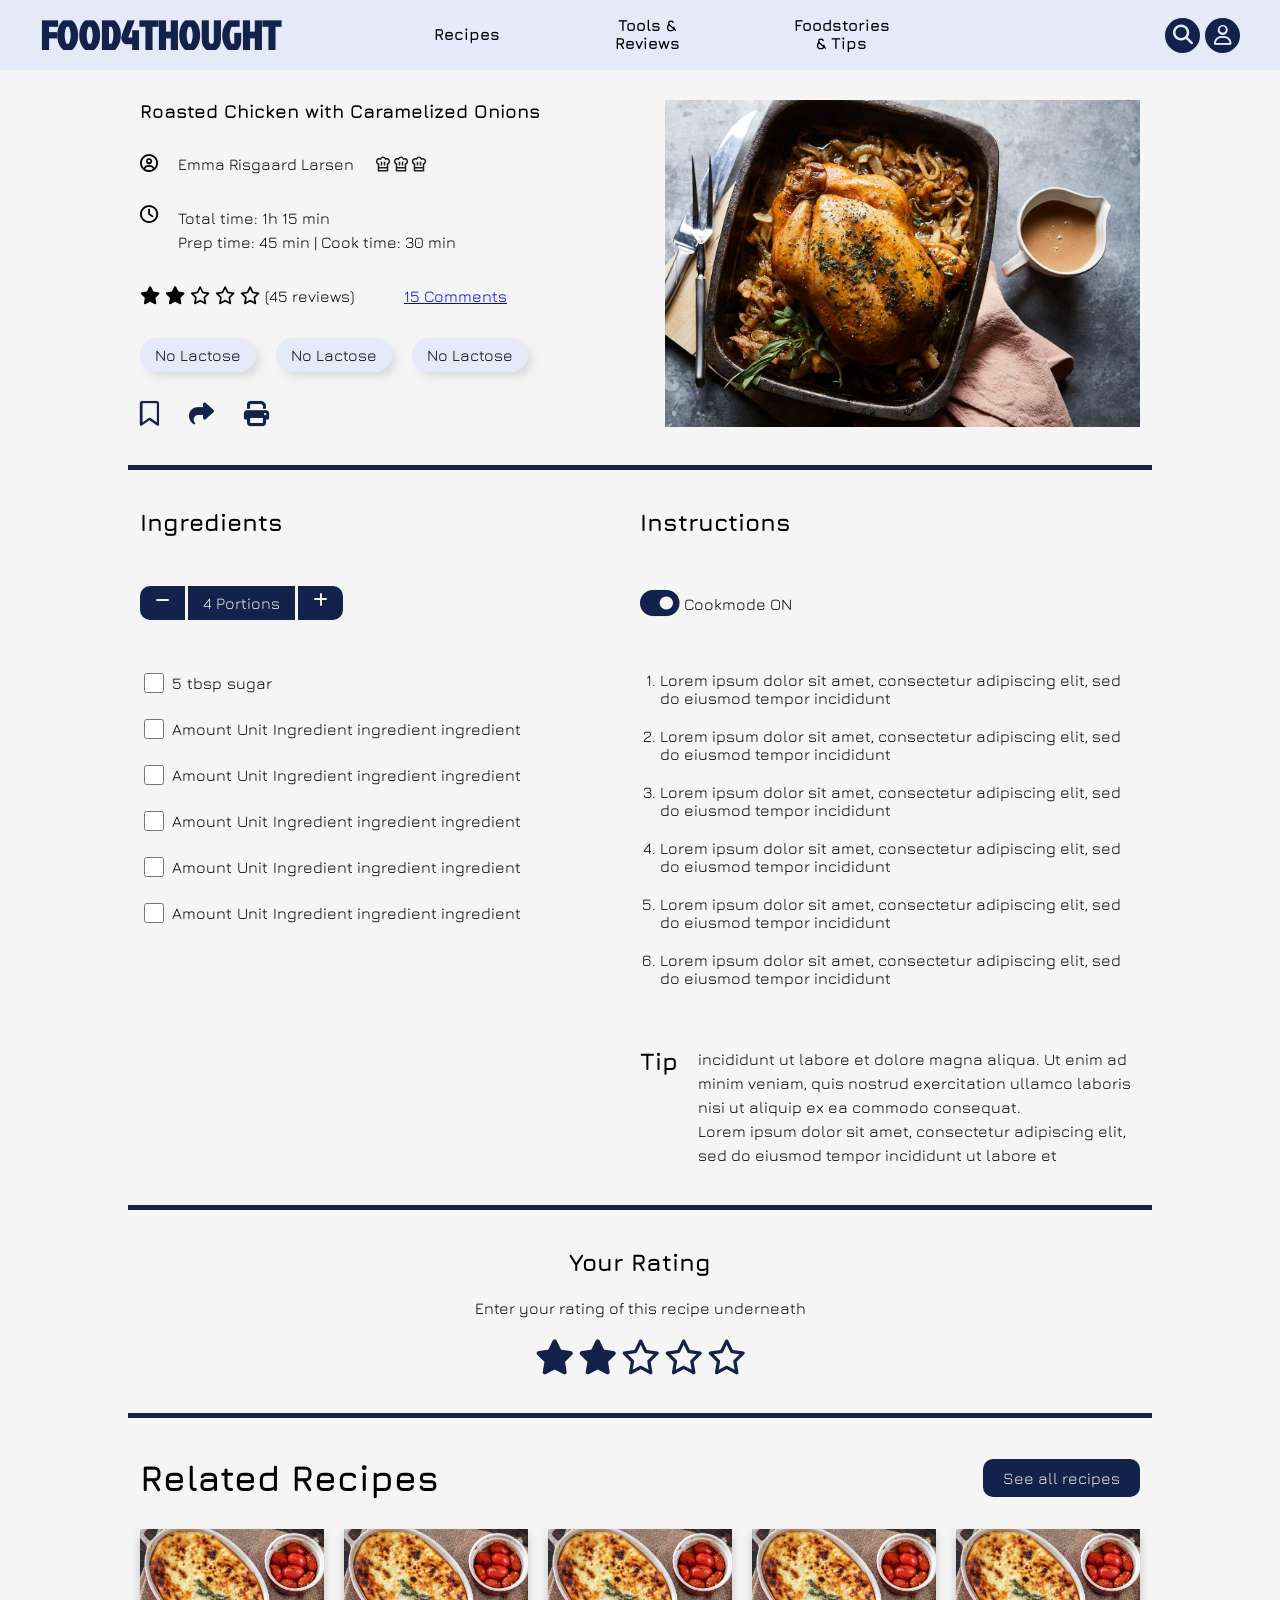
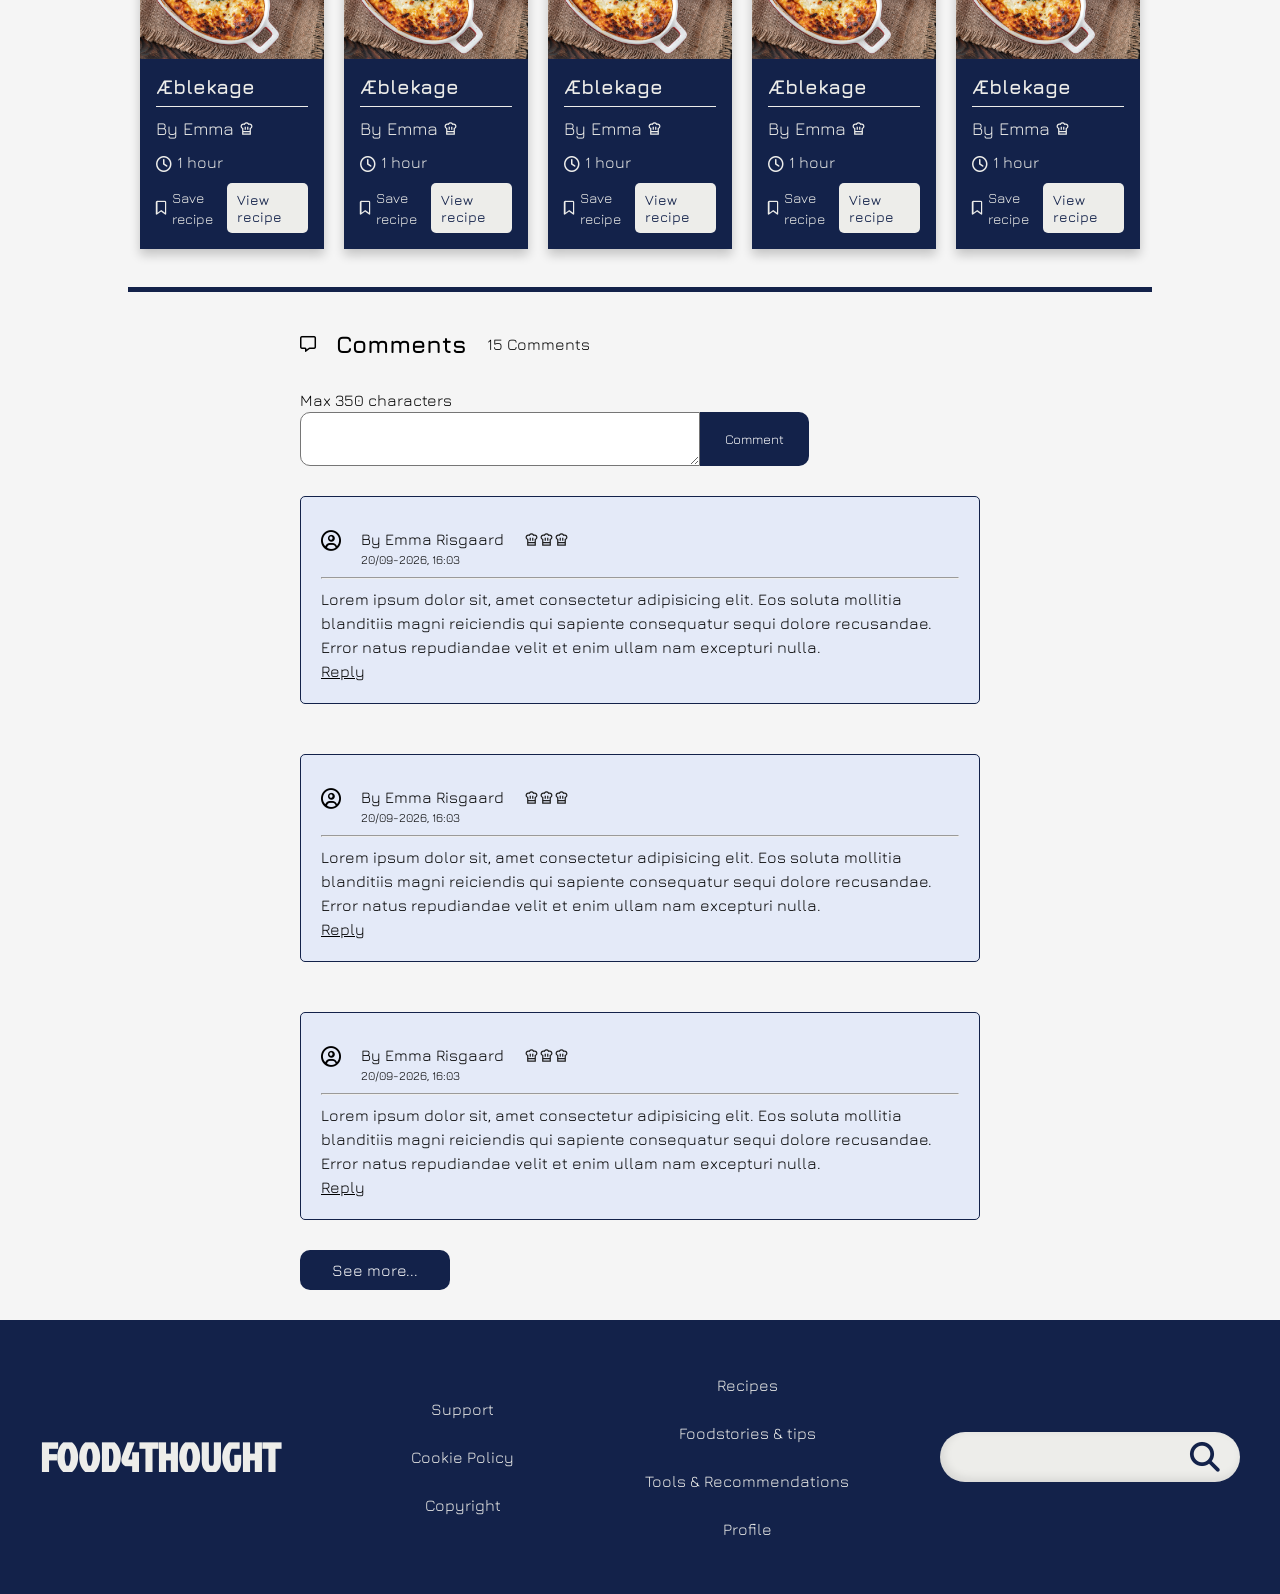
<file: singleRecipe.html>
<!DOCTYPE html>

<html lang="en">

<head>


	<meta charset="UTF-8" />
	<meta name="viewport" content="width=device-width, initial-scale=1.0" />

	<title>Document</title>

	<link rel="stylesheet" href="./assets/css/style.css" />

	<script src="./assets/js/app.js" defer></script>

	<link rel="stylesheet" href="https://cdnjs.cloudflare.com/ajax/libs/font-awesome/6.5.0/css/all.min.css">


</head>

<body>

	<header>

		<h1 class="logo">
			<a href="index.html">FOOD4THOUGHT</a>
		</h1>

		<ul class="globalNav">
			<li>
				<a href="allRecipes.html">Recipes</a>
			</li>

			<li>
				<a href="allTools.html">
					Tools & <br>
					Reviews
				</a>
			</li>

			<li>
				<a href="#">
					Foodstories <br>
					& Tips
				</a>
			</li>
		</ul>

		<div class="loginSearchCircles">

			<a href="#">
				<div class="headerSearch">
					<i class="fa-solid fa-magnifying-glass"></i>
				</div>
			</a>

			<a href="#">
				<div class="login">
					<i class="fa-regular fa-user"></i>
				</div>
			</a>

		</div>

	</header>
	<section class="recipeHero">

		<section class="singleRecipeInfo">

			<div class="singleRecipeDetails">

				<div class="singleRecipeTitle">

					<h1>
						Roasted Chicken with Caramelized Onions
					</h1>

				</div>


				<div class="singleRecipeProfile">

					<div class="singleRecipeName">

						<i class="fa-regular fa-circle-user"></i>

						<p>
							Emma Risgaard Larsen
						</p>

						<div class="profileHats">

							<img class="Recipe-card-icon-cook" src="assets/img/chef-hat.svg" alt="">

							<img class="Recipe-card-icon-cook" src="assets/img/chef-hat.svg" alt="">

							<img class="Recipe-card-icon-cook" src="assets/img/chef-hat.svg" alt="">

						</div>

					</div>

				</div>


				<div class="recipeTime">

					<i class="fa-regular fa-clock"></i>

					<p>
						Total time: 1h 15 min <br>
						Prep time: 45 min | Cook time: 30 min
					</p>

				</div>


				<div class="singleToolStarsNComments">

					<div class="singleRecipeStars">

						<i class="fa-solid fa-star"></i>
						<i class="fa-solid fa-star"></i>
						<i class="fa-regular fa-star"></i>
						<i class="fa-regular fa-star"></i>
						<i class="fa-regular fa-star"></i>

						<p>
							(45 reviews)
						</p>

					</div>

					<a href="#comments">
						15 Comments
					</a>

				</div>


				<div class="singleRecipeTags">

					<div>
						<p>No Lactose</p>
					</div>

					<div>
						<p>No Lactose</p>
					</div>

					<div>
						<p>No Lactose</p>
					</div>

				</div>


				<div class="singleToolIcons">

					<i class="fa-regular fa-bookmark"></i>
					<i class="fa-solid fa-share"></i>
					<i class="fa-solid fa-print"></i>

				</div>

			</div>


			<div>

				<img src="assets/img/recipe-card.jpg" alt="">

			</div>

		</section>


		<div class="singleRecipeHr">
			<hr>
		</div>


		<section class="singleRecipeIngredientsNInstructions">


			<div class="singleRecipeIngredients">

				<h2>
					Ingredients
				</h2>


				<div class="singleRecipePortions">

					<div class="singleRecipeMinus">
						<i class="fa-solid fa-minus"></i>
					</div>

					<div class="singleRecipePortion">
						<p>4 Portions</p>
					</div>

					<div class="singleRecipePlus">
						<i class="fa-solid fa-plus"></i>
					</div>

				</div>


				<div class="singleRecipeIngredientList">

					<div class="singleRecipeIngredient">
						<input type="checkbox">
						<p>5</p>
						<p>tbsp</p>
						<p>sugar</p>
					</div>

					<div class="singleRecipeIngredient">
						<input type="checkbox">
						<p>Amount</p>
						<p>Unit</p>
						<p>Ingredient ingredient ingredient</p>
					</div>

					<div class="singleRecipeIngredient">
						<input type="checkbox">
						<p>Amount</p>
						<p>Unit</p>
						<p>Ingredient ingredient ingredient</p>
					</div>

					<div class="singleRecipeIngredient">
						<input type="checkbox">
						<p>Amount</p>
						<p>Unit</p>
						<p>Ingredient ingredient ingredient</p>
					</div>

					<div class="singleRecipeIngredient">
						<input type="checkbox">
						<p>Amount</p>
						<p>Unit</p>
						<p>Ingredient ingredient ingredient</p>
					</div>

					<div class="singleRecipeIngredient">
						<input type="checkbox">
						<p>Amount</p>
						<p>Unit</p>
						<p>Ingredient ingredient ingredient</p>
					</div>

				</div>

			</div>


			<div class="singleRecipeInstructions">

				<h2>
					Instructions
				</h2>

				<div class="singleRecipeCookmode">

					<i class="fa-solid fa-toggle-on"></i>

					<p>
						Cookmode ON
					</p>

				</div>

				<ol>

					<li>
						Lorem ipsum dolor sit amet, consectetur adipiscing elit, sed do eiusmod tempor incididunt
					</li>

					<li>
						Lorem ipsum dolor sit amet, consectetur adipiscing elit, sed do eiusmod tempor incididunt
					</li>

					<li>
						Lorem ipsum dolor sit amet, consectetur adipiscing elit, sed do eiusmod tempor incididunt
					</li>

					<li>
						Lorem ipsum dolor sit amet, consectetur adipiscing elit, sed do eiusmod tempor incididunt
					</li>

					<li>
						Lorem ipsum dolor sit amet, consectetur adipiscing elit, sed do eiusmod tempor incididunt
					</li>

					<li>
						Lorem ipsum dolor sit amet, consectetur adipiscing elit, sed do eiusmod tempor incididunt
					</li>

				</ol>

			</div>

		</section>


		<section class="singleRecipeTips">

			<div></div>

			<div class="singleRecipeTip">

				<h2>
					Tip
				</h2>

				<p>
					incididunt ut labore et dolore
					magna aliqua.

					Ut enim ad minim veniam, quis nostrud exercitation ullamco laboris nisi ut aliquip ex ea commodo
					consequat.

					<br>

					Lorem ipsum dolor sit amet, consectetur adipiscing elit, sed do eiusmod tempor incididunt ut
					labore et
				</p>

			</div>

		</section>


		<div class="singleRecipeHr">
			<hr>
		</div>


		<section class="singleRecipeRatingSystem">

			<h2>
				Your Rating
			</h2>

			<p>
				Enter your rating of this recipe underneath
			</p>

			<div class="singleRecipeRatingStars">

				<i class="fa-solid fa-star"></i>
				<i class="fa-solid fa-star"></i>
				<i class="fa-regular fa-star"></i>
				<i class="fa-regular fa-star"></i>
				<i class="fa-regular fa-star"></i>

			</div>

		</section>


		<div class="singleRecipeHr">
			<hr>
		</div>


		<!-- Related recipes -->

		<section class="relatedRecipesSection">

			<div class="relatedSectionHeader">

				<h2 class="relatedRecipesTitle">
					Related Recipes
				</h2>

				<a href="allRecipes.html" class="seeAllButton">
					See all recipes
				</a>

			</div>


			<div class="relatedRecipes">


				<a href="singleRecipe.html" class="recipeCard">

					<img class="recipeCardImage" src="assets/img/dinner-circle.jpg" alt="Æblekage">

					<div class="recipeCardContent">

						<h3 class="recipeCardTitle">
							Æblekage
						</h3>

						<hr class="recipeCardDivider">


						<div class="recipeCardAuthor">

							<p>
								By Emma
							</p>

							<img class="recipeCardChefIcon"
								src="assets/img/chef_hat_24dp_EDEDEA_FILL0_wght400_GRAD0_opsz24.svg" alt="">

						</div>


						<div class="recipeCardTime">

							<i class="fa-regular fa-clock"></i>

							<p>
								1 hour
							</p>

						</div>


						<div class="recipeCardActions">

							<div class="recipeCardSave">

								<i class="fa-regular fa-bookmark"></i>

								<p>
									Save recipe
								</p>

							</div>

							<div class="recipeCardView">
								View recipe
							</div>

						</div>

					</div>

				</a>


				<a href="singleRecipe.html" class="recipeCard">

					<img class="recipeCardImage" src="assets/img/dinner-circle.jpg" alt="Æblekage">

					<div class="recipeCardContent">

						<h3 class="recipeCardTitle">
							Æblekage
						</h3>

						<hr class="recipeCardDivider">


						<div class="recipeCardAuthor">

							<p>
								By Emma
							</p>

							<img class="recipeCardChefIcon"
								src="assets/img/chef_hat_24dp_EDEDEA_FILL0_wght400_GRAD0_opsz24.svg" alt="">

						</div>


						<div class="recipeCardTime">

							<i class="fa-regular fa-clock"></i>

							<p>
								1 hour
							</p>

						</div>


						<div class="recipeCardActions">

							<div class="recipeCardSave">

								<i class="fa-regular fa-bookmark"></i>

								<p>
									Save recipe
								</p>

							</div>

							<div class="recipeCardView">
								View recipe
							</div>

						</div>

					</div>

				</a>


				<a href="singleRecipe.html" class="recipeCard">

					<img class="recipeCardImage" src="assets/img/dinner-circle.jpg" alt="Æblekage">

					<div class="recipeCardContent">

						<h3 class="recipeCardTitle">
							Æblekage
						</h3>

						<hr class="recipeCardDivider">


						<div class="recipeCardAuthor">

							<p>
								By Emma
							</p>

							<img class="recipeCardChefIcon"
								src="assets/img/chef_hat_24dp_EDEDEA_FILL0_wght400_GRAD0_opsz24.svg" alt="">

						</div>


						<div class="recipeCardTime">

							<i class="fa-regular fa-clock"></i>

							<p>
								1 hour
							</p>

						</div>


						<div class="recipeCardActions">

							<div class="recipeCardSave">

								<i class="fa-regular fa-bookmark"></i>

								<p>
									Save recipe
								</p>

							</div>

							<div class="recipeCardView">
								View recipe
							</div>

						</div>

					</div>

				</a>


				<a href="singleRecipe.html" class="recipeCard">

					<img class="recipeCardImage" src="assets/img/dinner-circle.jpg" alt="Æblekage">

					<div class="recipeCardContent">

						<h3 class="recipeCardTitle">
							Æblekage
						</h3>

						<hr class="recipeCardDivider">


						<div class="recipeCardAuthor">

							<p>
								By Emma
							</p>

							<img class="recipeCardChefIcon"
								src="assets/img/chef_hat_24dp_EDEDEA_FILL0_wght400_GRAD0_opsz24.svg" alt="">

						</div>


						<div class="recipeCardTime">

							<i class="fa-regular fa-clock"></i>

							<p>
								1 hour
							</p>

						</div>


						<div class="recipeCardActions">

							<div class="recipeCardSave">

								<i class="fa-regular fa-bookmark"></i>

								<p>
									Save recipe
								</p>

							</div>

							<div class="recipeCardView">
								View recipe
							</div>

						</div>

					</div>

				</a>


				<a href="singleRecipe.html" class="recipeCard">

					<img class="recipeCardImage" src="assets/img/dinner-circle.jpg" alt="Æblekage">

					<div class="recipeCardContent">

						<h3 class="recipeCardTitle">
							Æblekage
						</h3>

						<hr class="recipeCardDivider">


						<div class="recipeCardAuthor">

							<p>
								By Emma
							</p>

							<img class="recipeCardChefIcon"
								src="assets/img/chef_hat_24dp_EDEDEA_FILL0_wght400_GRAD0_opsz24.svg" alt="">

						</div>


						<div class="recipeCardTime">

							<i class="fa-regular fa-clock"></i>

							<p>
								1 hour
							</p>

						</div>


						<div class="recipeCardActions">

							<div class="recipeCardSave">

								<i class="fa-regular fa-bookmark"></i>

								<p>
									Save recipe
								</p>

							</div>

							<div class="recipeCardView">
								View recipe
							</div>

						</div>

					</div>

				</a>


			</div>

		</section>


		<div class="singleRecipeHr">
			<hr>
		</div>


		<section class="commentSection" id="comments">

			<div class="commentsHeader">

				<i class="fa-regular fa-message"></i>

				<h2>
					Comments
				</h2>

				<p>
					15 Comments
				</p>

			</div>


			<div class="commentArea">

				<p>
					Max 350 characters
				</p>

				<div class="commentInput">

					<textarea maxlength="350"></textarea>

					<button>
						Comment
					</button>

				</div>

			</div>


			<div class="otherComments">

				<div class="otherComment">

					<div class="toolCardProfile">
						<i class="fa-regular fa-circle-user"></i>
						<p>
							By Emma Risgaard
						</p>

						<div class="profileHats">

							<img class="Recipe-card-icon-cook" src="assets/img/chef-hat.svg" alt="">

							<img class="Recipe-card-icon-cook" src="assets/img/chef-hat.svg" alt="">

							<img class="Recipe-card-icon-cook" src="assets/img/chef-hat.svg" alt="">

						</div>

					</div>
					<div class="timeStamp">
						<p>20/09-2026, 16:03</p>
					</div>

					<hr>

					<p>
						Lorem ipsum dolor sit, amet consectetur adipisicing elit.
						Eos soluta mollitia blanditiis magni reiciendis qui sapiente
						consequatur sequi dolore recusandae. Error natus repudiandae
						velit et enim ullam nam excepturi nulla.
					</p>

					<p class="reply">
						Reply
					</p>

				</div>
				<div class="otherComment">

					<div class="toolCardProfile">
						<i class="fa-regular fa-circle-user"></i>
						<p>
							By Emma Risgaard
						</p>

						<div class="profileHats">

							<img class="Recipe-card-icon-cook" src="assets/img/chef-hat.svg" alt="">

							<img class="Recipe-card-icon-cook" src="assets/img/chef-hat.svg" alt="">

							<img class="Recipe-card-icon-cook" src="assets/img/chef-hat.svg" alt="">

						</div>

					</div>
					<div class="timeStamp">
						<p>20/09-2026, 16:03</p>
					</div>

					<hr>

					<p>
						Lorem ipsum dolor sit, amet consectetur adipisicing elit.
						Eos soluta mollitia blanditiis magni reiciendis qui sapiente
						consequatur sequi dolore recusandae. Error natus repudiandae
						velit et enim ullam nam excepturi nulla.
					</p>

					<p class="reply">
						Reply
					</p>

				</div>
				<div class="otherComment">

					<div class="toolCardProfile">
						<i class="fa-regular fa-circle-user"></i>
						<p>
							By Emma Risgaard
						</p>

						<div class="profileHats">

							<img class="Recipe-card-icon-cook" src="assets/img/chef-hat.svg" alt="">

							<img class="Recipe-card-icon-cook" src="assets/img/chef-hat.svg" alt="">

							<img class="Recipe-card-icon-cook" src="assets/img/chef-hat.svg" alt="">

						</div>

					</div>
					<div class="timeStamp">
						<p>20/09-2026, 16:03</p>
					</div>

					<hr>

					<p>
						Lorem ipsum dolor sit, amet consectetur adipisicing elit.
						Eos soluta mollitia blanditiis magni reiciendis qui sapiente
						consequatur sequi dolore recusandae. Error natus repudiandae
						velit et enim ullam nam excepturi nulla.
					</p>

					<p class="reply">
						Reply
					</p>

				</div>

			</div>

			<div class="seeMore">
				<p>See more...</p>
			</div>

		</section>


		<footer>

			<h1 class="logoFooter">
				<a href="index.html">
					FOOD4THOUGHT
				</a>
			</h1>

			<ul class="footerNav">

				<li>
					<a href="#">Support</a>
				</li>

				<li>
					<a href="#">Cookie Policy</a>
				</li>

				<li>
					<a href="#">Copyright</a>
				</li>

			</ul>


			<ul class="footerNav">

				<li>
					<a href="allRecipes.html">
						Recipes
					</a>
				</li>

				<li>
					<a href="#">
						Foodstories & tips
					</a>
				</li>

				<li>
					<a href="#">
						Tools & Recommendations
					</a>
				</li>

				<li>
					<a href="#">
						Profile
					</a>
				</li>

			</ul>


			<div class="footerSearch">
				<i class="fa-solid fa-magnifying-glass"></i>
			</div>

		</footer>

	</section>


</body>

</html>
</file>
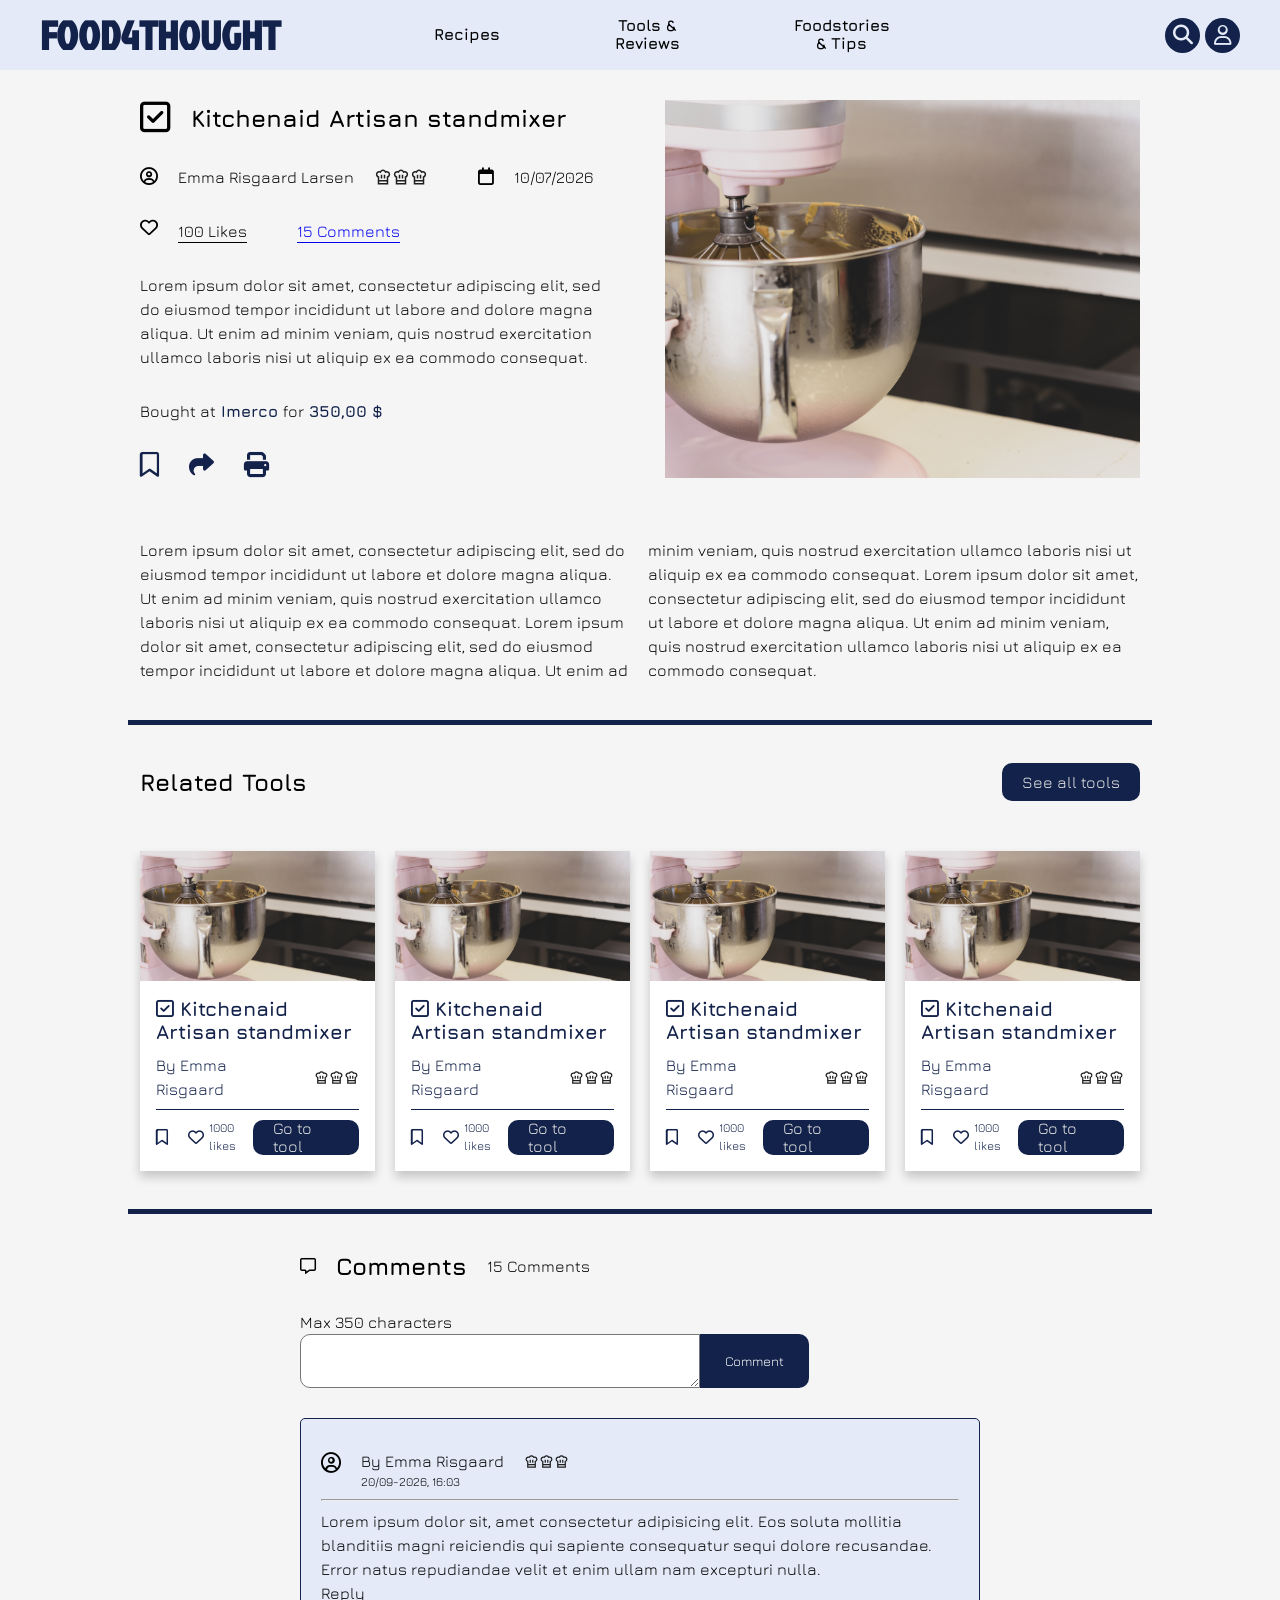
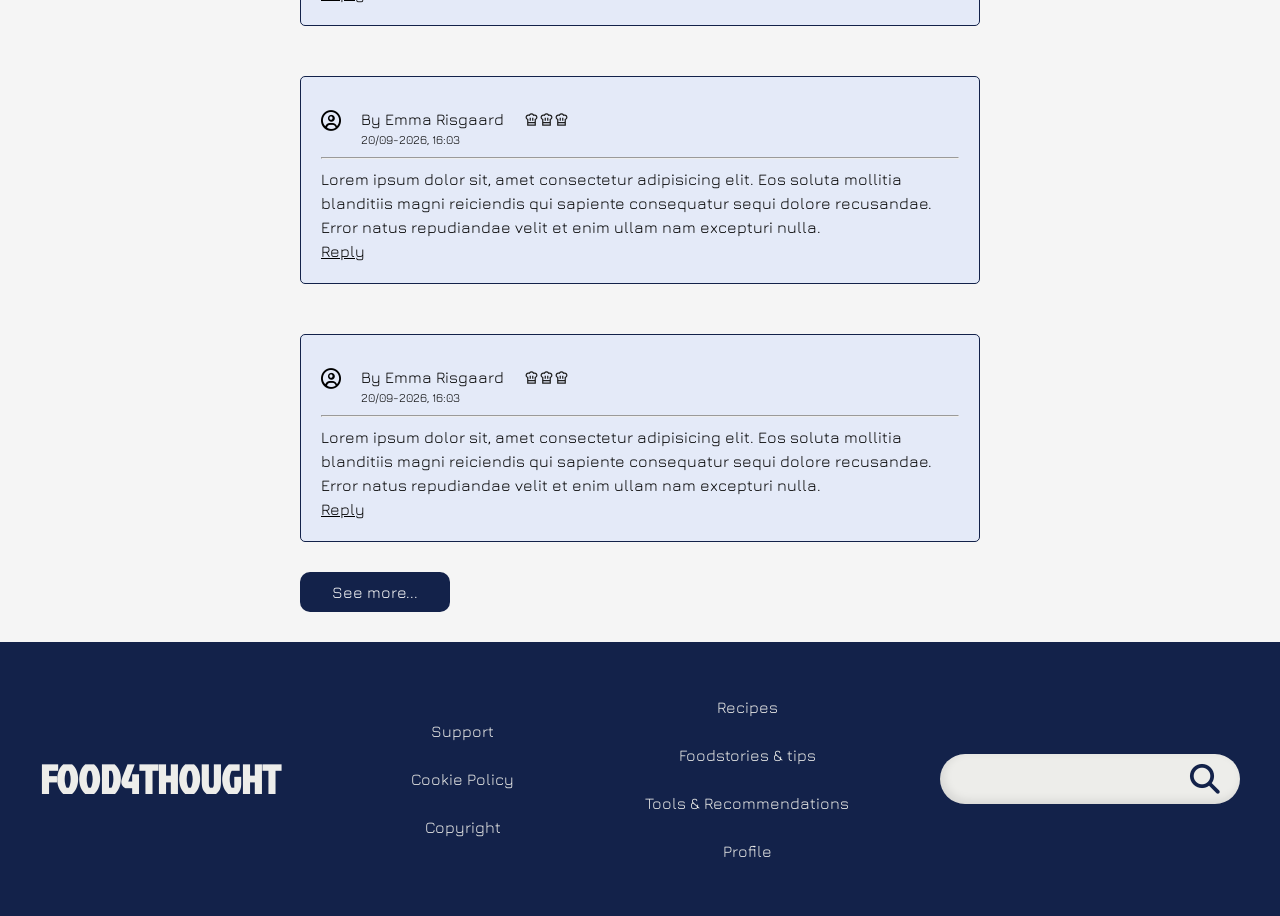
<file: singleTool.html>
<!DOCTYPE html>

<html lang="en">

<head>


    <meta charset="UTF-8" />

    <meta name="viewport" content="width=device-width, initial-scale=1.0" />

    <title>Document</title>

    <style>
        @import url('https://fonts.googleapis.com/css2?family=Jura:wght@300..700&display=swap');
    </style>

    <link rel="stylesheet" href="./assets/css/style.css" />

    <link rel="stylesheet" href="./assets/css/Recipe-card.css" />

    <script src="./assets/js/app.js" defer></script>

    <link rel="stylesheet" href="https://cdnjs.cloudflare.com/ajax/libs/font-awesome/6.5.0/css/all.min.css">


</head>

<body>


    <header>

        <h1 class="logo">
            <a href="index.html">FOOD4THOUGHT</a>
        </h1>

        <ul class="globalNav">
            <li>
                <a href="allRecipes.html">Recipes</a>
            </li>

            <li>
                <a href="allTools.html">
                    Tools & <br>
                    Reviews
                </a>
            </li>

            <li>
                <a href="#">
                    Foodstories <br>
                    & Tips
                </a>
            </li>
        </ul>

        <div class="loginSearchCircles">

            <a href="#">
                <div class="headerSearch">
                    <i class="fa-solid fa-magnifying-glass"></i>
                </div>
            </a>

            <a href="#">
                <div class="login">
                    <i class="fa-regular fa-user"></i>
                </div>
            </a>

        </div>

    </header>
    <section class="singleToolInfo">

        <div class="singleToolDetails">

            <div class="singleToolTitle">

                <span class="recommendationBox">
                    Emma recommends this tool
                </span>
                <i class="fa-regular fa-square-check"></i>

                <h1>
                    Kitchenaid Artisan standmixer
                </h1>
            </div>


            <div class="singleToolProfile">

                <div class="singleToolName">

                    <i class="fa-regular fa-circle-user"></i>

                    <p>
                        Emma Risgaard Larsen
                    </p>

                    <div class="profileHats">

                        <img class="Recipe-card-icon-cook" src="assets/img/chef-hat.svg" alt="">

                        <img class="Recipe-card-icon-cook" src="assets/img/chef-hat.svg" alt="">

                        <img class="Recipe-card-icon-cook" src="assets/img/chef-hat.svg" alt="">

                    </div>

                </div>


                <div class="singleToolDate">

                    <i class="fa-regular fa-calendar"></i>

                    <p>
                        10/07/2026
                    </p>

                </div>

            </div>


            <div class="singleToolLikesNComments">
                <div>
                    <i class="fa-regular fa-heart"></i>
                    <p>100 Likes</p>
                </div>

                <a href="#comments">
                    15 Comments
                </a>

            </div>


            <div class="singleToolShortDescription">

                <p>
                    Lorem ipsum dolor sit amet, consectetur adipiscing elit, sed do eiusmod tempor incididunt ut labore
                    and dolore magna aliqua.

                    Ut enim ad minim veniam, quis nostrud exercitation ullamco laboris nisi ut aliquip ex ea commodo
                    consequat.
                </p>

            </div>


            <div class="singleToolPrice">

                <div>

                    <p>
                        Bought at
                    </p>

                    <p class="singleToolColored">
                        Imerco
                    </p>

                    <p>
                        for
                    </p>

                    <p class="singleToolColored">
                        350,00 $
                    </p>

                </div>

            </div>


            <div class="singleToolIcons">

                <i class="fa-regular fa-bookmark"></i>
                <i class="fa-solid fa-share"></i>
                <i class="fa-solid fa-print"></i>

            </div>

        </div>


        <img src="assets/img/tool-card.png" alt="">

    </section>


    <section class="singleToolDescription">

        <p class="tekstContainer">

            Lorem ipsum dolor sit amet, consectetur adipiscing elit, sed do eiusmod tempor
            incididunt ut labore et dolore
            magna aliqua.

            Ut enim ad minim veniam, quis nostrud exercitation ullamco laboris nisi ut aliquip ex ea commodo consequat.
            Lorem ipsum dolor sit amet, consectetur adipiscing elit, sed do eiusmod tempor incididunt ut labore et
            dolore magna aliqua.

            Ut enim ad minim veniam, quis nostrud exercitation ullamco laboris nisi ut aliquip ex ea commodo consequat.
            Lorem ipsum dolor sit amet, consectetur adipiscing elit, sed do eiusmod tempor incididunt ut labore et
            dolore magna aliqua.

            Ut enim ad minim veniam, quis nostrud exercitation ullamco laboris nisi ut aliquip ex ea commodo consequat.

        </p>


    </section>

    <section class="singleToolImages"></section>

    <div class="singleRecipeHr">
        <hr>
    </div>
    <section class="relatedTools">

        <div class="relatedSectionHeader">

            <h2>
                Related Tools
            </h2>

            <a href="allTools.html" class="seeAllButton">
                See all tools
            </a>

        </div>


        <div class="relatedToolCards">


            <a href="singleTool.html" class="toolCard">

                <img src="assets/img/tool-card.png" alt="Food-img" class="toolCardImg">

                <div class="toolCardInfo">

                    <div>

                        <h1><i class="fa-regular fa-square-check"></i> Kitchenaid Artisan standmixer</h1>

                        <div class="toolCardProfile">

                            <p>
                                By Emma Risgaard
                            </p>

                            <div class="profileHats">

                                <img class="Recipe-card-icon-cook" src="assets/img/chef-hat.svg" alt="">

                                <img class="Recipe-card-icon-cook" src="assets/img/chef-hat.svg" alt="">

                                <img class="Recipe-card-icon-cook" src="assets/img/chef-hat.svg" alt="">

                            </div>

                        </div>

                    </div>

                    <hr>

                    <div class="toolCardButtons">

                        <div class="saveNlike">

                            <i class="fa-regular fa-bookmark"></i>

                            <div class="totalLikes">

                                <i class="fa-regular fa-heart"></i>

                                <p>
                                    1000 likes
                                </p>

                            </div>

                        </div>

                        <span>
                            Go to tool
                        </span>

                    </div>

                </div>

            </a>


            <a href="singleTool.html" class="toolCard">

                <img src="assets/img/tool-card.png" alt="Food-img" class="toolCardImg">

                <div class="toolCardInfo">

                    <div>

                        <h1><i class="fa-regular fa-square-check"></i> Kitchenaid Artisan standmixer</h1>

                        <div class="toolCardProfile">

                            <p>
                                By Emma Risgaard
                            </p>

                            <div class="profileHats">

                                <img class="Recipe-card-icon-cook" src="assets/img/chef-hat.svg" alt="">

                                <img class="Recipe-card-icon-cook" src="assets/img/chef-hat.svg" alt="">

                                <img class="Recipe-card-icon-cook" src="assets/img/chef-hat.svg" alt="">

                            </div>

                        </div>

                    </div>

                    <hr>

                    <div class="toolCardButtons">

                        <div class="saveNlike">

                            <i class="fa-regular fa-bookmark"></i>

                            <div class="totalLikes">

                                <i class="fa-regular fa-heart"></i>

                                <p>
                                    1000 likes
                                </p>

                            </div>

                        </div>

                        <span>
                            Go to tool
                        </span>

                    </div>

                </div>

            </a>


            <a href="singleTool.html" class="toolCard">

                <img src="assets/img/tool-card.png" alt="Food-img" class="toolCardImg">

                <div class="toolCardInfo">

                    <div>

                        <h1><i class="fa-regular fa-square-check"></i> Kitchenaid Artisan standmixer</h1>

                        <div class="toolCardProfile">

                            <p>
                                By Emma Risgaard
                            </p>

                            <div class="profileHats">

                                <img class="Recipe-card-icon-cook" src="assets/img/chef-hat.svg" alt="">

                                <img class="Recipe-card-icon-cook" src="assets/img/chef-hat.svg" alt="">

                                <img class="Recipe-card-icon-cook" src="assets/img/chef-hat.svg" alt="">

                            </div>

                        </div>

                    </div>

                    <hr>

                    <div class="toolCardButtons">

                        <div class="saveNlike">

                            <i class="fa-regular fa-bookmark"></i>

                            <div class="totalLikes">

                                <i class="fa-regular fa-heart"></i>

                                <p>
                                    1000 likes
                                </p>

                            </div>

                        </div>

                        <span>
                            Go to tool
                        </span>

                    </div>

                </div>

            </a>


            <a href="singleTool.html" class="toolCard">

                <img src="assets/img/tool-card.png" alt="Food-img" class="toolCardImg">

                <div class="toolCardInfo">

                    <div>

                        <h1><i class="fa-regular fa-square-check"></i> Kitchenaid Artisan standmixer</h1>

                        <div class="toolCardProfile">

                            <p>
                                By Emma Risgaard
                            </p>

                            <div class="profileHats">

                                <img class="Recipe-card-icon-cook" src="assets/img/chef-hat.svg" alt="">

                                <img class="Recipe-card-icon-cook" src="assets/img/chef-hat.svg" alt="">

                                <img class="Recipe-card-icon-cook" src="assets/img/chef-hat.svg" alt="">

                            </div>

                        </div>

                    </div>

                    <hr>

                    <div class="toolCardButtons">

                        <div class="saveNlike">

                            <i class="fa-regular fa-bookmark"></i>

                            <div class="totalLikes">

                                <i class="fa-regular fa-heart"></i>

                                <p>
                                    1000 likes
                                </p>

                            </div>

                        </div>

                        <span>
                            Go to tool
                        </span>

                    </div>

                </div>

            </a>


        </div>

    </section>


    <div class="singleRecipeHr">
        <hr>
    </div>

    <section class="commentSection" id="comments">

        <div class="commentsHeader">

            <i class="fa-regular fa-message"></i>

            <h2>
                Comments
            </h2>

            <p>
                15 Comments
            </p>

        </div>


        <div class="commentArea">

            <p>
                Max 350 characters
            </p>

            <div class="commentInput">

                <textarea maxlength="350"></textarea>

                <button>
                    Comment
                </button>

            </div>

        </div>


        <div class="otherComments">

            <div class="otherComment">

                <div class="toolCardProfile">
                    <i class="fa-regular fa-circle-user"></i>
                    <p>
                        By Emma Risgaard
                    </p>

                    <div class="profileHats">

                        <img class="Recipe-card-icon-cook" src="assets/img/chef-hat.svg" alt="">

                        <img class="Recipe-card-icon-cook" src="assets/img/chef-hat.svg" alt="">

                        <img class="Recipe-card-icon-cook" src="assets/img/chef-hat.svg" alt="">

                    </div>

                </div>
                <div class="timeStamp">
                    <p>20/09-2026, 16:03</p>
                </div>

                <hr>

                <p>
                    Lorem ipsum dolor sit, amet consectetur adipisicing elit.
                    Eos soluta mollitia blanditiis magni reiciendis qui sapiente
                    consequatur sequi dolore recusandae. Error natus repudiandae
                    velit et enim ullam nam excepturi nulla.
                </p>

                <p class="reply">
                    Reply
                </p>

            </div>
            <div class="otherComment">

                <div class="toolCardProfile">
                    <i class="fa-regular fa-circle-user"></i>
                    <p>
                        By Emma Risgaard
                    </p>

                    <div class="profileHats">

                        <img class="Recipe-card-icon-cook" src="assets/img/chef-hat.svg" alt="">

                        <img class="Recipe-card-icon-cook" src="assets/img/chef-hat.svg" alt="">

                        <img class="Recipe-card-icon-cook" src="assets/img/chef-hat.svg" alt="">

                    </div>

                </div>
                <div class="timeStamp">
                    <p>20/09-2026, 16:03</p>
                </div>

                <hr>

                <p>
                    Lorem ipsum dolor sit, amet consectetur adipisicing elit.
                    Eos soluta mollitia blanditiis magni reiciendis qui sapiente
                    consequatur sequi dolore recusandae. Error natus repudiandae
                    velit et enim ullam nam excepturi nulla.
                </p>

                <p class="reply">
                    Reply
                </p>

            </div>
            <div class="otherComment">

                <div class="toolCardProfile">
                    <i class="fa-regular fa-circle-user"></i>
                    <p>
                        By Emma Risgaard
                    </p>

                    <div class="profileHats">

                        <img class="Recipe-card-icon-cook" src="assets/img/chef-hat.svg" alt="">

                        <img class="Recipe-card-icon-cook" src="assets/img/chef-hat.svg" alt="">

                        <img class="Recipe-card-icon-cook" src="assets/img/chef-hat.svg" alt="">

                    </div>

                </div>
                <div class="timeStamp">
                    <p>20/09-2026, 16:03</p>
                </div>

                <hr>

                <p>
                    Lorem ipsum dolor sit, amet consectetur adipisicing elit.
                    Eos soluta mollitia blanditiis magni reiciendis qui sapiente
                    consequatur sequi dolore recusandae. Error natus repudiandae
                    velit et enim ullam nam excepturi nulla.
                </p>

                <p class="reply">
                    Reply
                </p>

            </div>

        </div>

        <div class="seeMore">
            <p>See more...</p>
        </div>

    </section>


    <footer>

        <h1 class="logoFooter">

            <a href="index.html">
                FOOD4THOUGHT
            </a>

        </h1>


        <ul class="footerNav">

            <li>
                <a href="#">
                    Support
                </a>
            </li>

            <li>
                <a href="#">
                    Cookie Policy
                </a>
            </li>

            <li>
                <a href="#">
                    Copyright
                </a>
            </li>

        </ul>


        <ul class="footerNav">

            <li>
                <a href="allRecipes.html">
                    Recipes
                </a>
            </li>

            <li>
                <a href="#">
                    Foodstories & tips
                </a>
            </li>

            <li>
                <a href="#">
                    Tools & Recommendations
                </a>
            </li>

            <li>
                <a href="#">
                    Profile
                </a>
            </li>

        </ul>


        <div class="footerSearch">

            <i class="fa-solid fa-magnifying-glass"></i>

        </div>

    </footer>


</body>

</html>
</file>
<file: assets/css/style.css>
@import url('https://fonts.googleapis.com/css2?family=Jockey+One&family=Jura:wght@300..700&family=Montserrat:ital,wght@0,100..900;1,100..900&display=swap');

/* GENERAL */

* {
    box-sizing: border-box;
    font-family: var(--textFont);
}

body {
    margin: 0;
    background-color: var(--backgroundColour);
}

p {
    margin: 0;
    line-height: 150%;
}

h1,
h2,
h3 {
    margin: 0;
}

/* VARIABLES */
:root {
    /* COLOURS */
    --backgroundColour: #F5F5F5;
    --offWhite: #EDEDEA;
    --darkBlue: #13224A;
    --lightBlue: #E4EAF8;


    /* TYPOGRAPHY */
    --textFont: "Jura", sans-serif;
    --midHeader: 24px;
    --bigHeader: 36px;
    --bigBigHeader: 64px;
    --logoFont: "Jockey One", sans-serif;
    --logoSize: 40px;

    /* SPACING */
    --gap: 30px;
    --smallGap: 5px;
    --mediumGap: 20px;
    --largeGap: 50px;
    --sectionPadding: 100px;
    --bodyMargin: 30px 140px 30px 140px;

    /* SHADOWS */
    --innerShadow: inset 3px -3px 10px rgba(0, 0, 0, 0.1);
    --shadow: 5px 5px 10px rgba(0, 0, 0, 0.1);


}


html {
    scroll-behavior: smooth;
}

/* HEADER */
header {
    position: sticky;
    top: 0;
    z-index: 1000;
    display: flex;
    justify-content: space-between;
    align-items: center;
    background-color: var(--lightBlue);
    padding-inline: 40px;
    height: 70px;


    /* LOGO */
    .logo {
        font-size: var(--logoSize);
        font-family: var(--logoFont);
        font-weight: bolder;
        width: 400px;

        a {
            font-family: var(--logoFont);
            text-decoration: none;
            color: var(--darkBlue);
        }
    }

    /* NAVIGATION */
    .globalNav {
        display: flex;
        width: 100%;
        justify-content: space-evenly;
        align-items: center;

        ul {
            padding: 0;
        }

        li {
            list-style: none;
        }

        a {
            text-decoration: none;
            color: black;
            font-weight: bold;
            display: flex;
            text-align: center;
            border-bottom: 2px solid transparent;
        }

        a:hover {
            border-bottom: 2px solid var(--darkBlue);
        }

        a.active {
            border-bottom: 2px solid var(--darkBlue);
        }
    }

    /* LOGIN + SEARCH */
    .loginSearchCircles {
        display: flex;
        flex-direction: row;
        justify-content: flex-end;
        align-items: center;
        gap: var(--smallGap);
        width: 400px;

        i,
        a {
            color: var(--lightBlue);
            font-size: 20px;
            text-decoration: none;
        }
    }

    .headerSearch {
        background-color: var(--darkBlue);
        height: 35px;
        width: 35px;
        border-radius: 100%;
        display: flex;
        align-items: center;
        justify-content: center;
    }

    .login {
        background-color: var(--darkBlue);
        height: 35px;
        width: 35px;
        border-radius: 100%;
        display: flex;
        align-items: center;
        justify-content: center;
    }


}

/* FOOTER */
footer {
    display: flex;
    flex-wrap: wrap;
    background: var(--darkBlue);
    justify-content: space-between;
    align-items: center;
    padding: 40px;


    /* LOGO */
    .logoFooter {
        font-size: var(--logoSize);
        font-weight: bolder;

        a {
            font-family: var(--logoFont);
            text-decoration: none;
            color: var(--offWhite);
        }
    }

    /* FOOTER NAVIGATION */
    .footerNav {
        li {
            list-style: none;
        }

        a {
            text-decoration: none;
            color: var(--offWhite);
        }

        a:hover {
            text-decoration: underline;
            text-underline-offset: 6px;
        }

        display: flex;
        flex-direction: column;
        justify-content: center;
        align-items: center;
        gap: var(--gap);
    }

    /* FOOTER SEARCH */
    .footerSearch {
        background-color: var(--offWhite);
        width: 300px;
        height: 50px;
        border-radius: 50px;
        display: flex;
        align-items: center;
        justify-content: flex-end;
        padding-right: 20px;
        box-shadow: var(--innerShadow);

        i {
            color: var(--darkBlue);
            font-size: 30px;
        }
    }


}

/* HEADER IMAGE SECTION */
.headerImageSection {
    position: relative;
    width: 100%;


    h1,
    .headerButtons {
        position: absolute;
    }

    h1 {
        top: 100px;
        left: 50px;
        font-size: var(--bigBigHeader);
    }

    .headerButtons {
        bottom: 50px;
        right: 50px;

        button {
            height: 45px;
            width: 250px;
            border-radius: 10px;
        }

        button:hover {
            box-shadow: var(--innerShadow);
            border-color: var(--darkBlue);
            border-width: 5px;
        }

        input {
            height: 45px;
            width: 400px;
            border-radius: 100px;
        }
    }

    img {
        height: 400px;
        width: 100%;
        object-fit: cover;
    }


}

/* FRONT PAGE */

/* FRONT PAGE HERO */
.frontPageHero {
    position: relative;
    width: 100%;
    height: 400px;
    overflow: hidden;


    video {
        position: absolute;
        top: 0;
        left: 0;
        width: 100%;
        height: 400px;
        object-fit: cover;
        z-index: 0;
    }


    .frontPageHeroText {
        position: absolute;
        top: 100px;
        left: 50px;
        z-index: 1;
        color: white;
        max-width: 800px;

        h1 {
            font-size: var(--bigBigHeader);
        }

        p {
            font-size: var(--midHeader);
            margin-top: 10px;
        }
    }


    .frontPageHeroButtons {
        position: absolute;
        bottom: 50px;
        right: 50px;
        z-index: 1;
        display: flex;
        gap: var(--mediumGap);


        button {
            height: 45px;
            padding-inline: 20px;
            border-radius: 10px;
            border: none;
            background-color: var(--offWhite);
            color: var(--darkBlue);
            font-size: 16px;
            cursor: pointer;
        }

        button:hover {
            box-shadow: var(--innerShadow);
            background-color: var(--lightBlue);
        }
    }


}

/* ALL RECIPES */
.allRecipesLayout {
    display: flex;
}

.allRecipesMain {
    flex: 1;
    padding-right: 140px;
    padding-top: var(--mediumGap);
    width: 100%;
}

.recipeResultsHeader {
    display: flex;
    justify-content: space-between;
}

.allRecipesMain .singleRecipeTags {
    display: flex;
    flex-wrap: wrap;
    gap: var(--mediumGap);
    margin-top: 0;
}

.orderBy {
    display: flex;
    align-items: center;
    gap: 10px;
    cursor: pointer;
}

.orderBy i {
    font-size: 14px;
}

.recipeFilters {
    width: 350px;
    background: var(--backgroundColour);
    border-right: 1px solid var(--backgroundColour);
    padding: 20px;
    height: auto;
    position: sticky;
    top: 10px;
}

.recipeFilter {
    background-color: var(--lightBlue);
    border: 2px solid var(--darkBlue);
}

.recipeFilter>label:first-child {
    cursor: pointer;
    user-select: none;
    display: block;
    padding: 18px 38px;
    font-size: 18px;
    font-weight: 400;
    letter-spacing: 1px;
    text-transform: uppercase;
    position: relative;
}

.recipeFilter>label:first-child::after {
    content: "";
    position: absolute;
    right: 25px;
    top: 50%;
    width: 0;
    height: 0;
    border-left: 8px solid transparent;
    border-right: 8px solid transparent;
    border-bottom: 9px solid #222;
    transform: translateY(-50%);
    transition: transform 0.2s ease;
}

.recipeFilter.collapsed>label:first-child::after {
    transform: translateY(-50%) rotate(180deg);
}

.recipeFilter.collapsed label:not(:first-child) {
    display: none;
}

.recipeFilter label:not(:first-child) {
    display: flex;
    align-items: center;
    gap: 15px;
    padding: 8px 45px;
    font-size: 18px;
    cursor: pointer;
}

.recipeFilter input[type="checkbox"] {
    appearance: none;
    -webkit-appearance: none;
    width: 25px;
    height: 25px;
    border: 2px solid #222;
    border-radius: 1px;
    display: grid;
    place-content: center;
    cursor: pointer;
}

.recipeFilter input[type="checkbox"]::before {
    content: "";
    width: 20px;
    height: 10px;
    border-left: 5px solid #222;
    border-bottom: 5px solid #222;
    transform: rotate(-45deg) scale(0);
    transition: transform 0.1s ease;
}

.recipeFilter input[type="checkbox"]:checked::before {
    transform: rotate(-45deg) scale(0.5);
}

/* RECIPE CARD */
.allRecipesGrid {
    margin-top: 20px;
    display: grid;
    grid-template-columns: repeat(auto-fit, 250px);
    gap: var(--mediumGap);
    justify-content: center;
}

.recipeCard {
    background-color: var(--darkBlue);
    height: 320px;
    width: 250px;
    display: grid;
    grid-template-rows: auto 1fr;
    font-size: 10px;
    box-shadow: 0 6px 10px rgba(0, 0, 0, 0.2);
    text-decoration: none;
    color: var(--offWhite);
    transition: transform 0.2s ease, box-shadow 0.2s ease;
}

.recipeCard:hover {
    transform: translateY(-4px);
    box-shadow: 0 10px 16px rgba(0, 0, 0, 0.25);
}

.recipeCardImage {
    width: 100%;
    height: 130px;
    object-fit: cover;
}

.recipeCardContent {
    padding: 16px;
    display: flex;
    flex-direction: column;
}

.recipeCardTitle {
    margin: 0;
    font-size: 20px;
    color: var(--offWhite);
}

.recipeCardDivider {
    border: none;
    height: 1px;
    width: 100%;
    background-color: var(--offWhite);
    margin: 8px 0;
}

.recipeCardAuthor {
    display: flex;
    align-items: center;
    gap: 5px;
    margin-bottom: 10px;
    font-size: 18px;
}

.recipeCardChefIcon {
    width: 15px;
    height: 15px;
    object-fit: contain;
}

.recipeCardTime {
    display: flex;
    align-items: center;
    gap: 5px;
    height: 20px;
    margin-bottom: 10px;
    font-size: 16px;


    i {
        font-size: 16px;
    }


}

.recipeCardActions {
    display: flex;
    justify-content: space-between;
    align-items: center;
    margin-top: auto;
    font-size: 14px;
}

.recipeCardSave {
    display: flex;
    align-items: center;
    gap: 5px;
    color: var(--offWhite);
}

.recipeCardView {
    background-color: var(--offWhite);
    color: var(--darkBlue);
    border-radius: 5px;
    padding: 8px 10px;
    font-weight: 500;
}

/* SINGLE RECIPE */
.singleRecipeStars {
    display: flex;
    flex-direction: row;
    gap: var(--smallGap);
    align-items: center;
}

.singleRecipeTags {
    display: flex;
    flex-direction: row;
    flex-wrap: wrap;
    gap: var(--mediumGap);


    div {
        min-width: 50px;
        padding: 5px 15px;
        background-color: var(--lightBlue);
        box-shadow: var(--shadow);
        border-radius: 50px;
    }


}

.recipeTime {
    display: flex;
    gap: var(--mediumGap);


    i {
        font-size: 18px;
        max-height: 18px;
        padding: 0;
        margin: 0;
    }


}

.fa-clock,
.fa-circle-user {
    font-size: 20px;
    padding-top: 4px;
}

.singleRecipeIngredientsNInstructions {
    padding: var(--bodyMargin);
    display: grid;
    grid-template-columns: 1fr 1fr;
}

.singleRecipePortions {
    display: flex;
    gap: 3px;


    .singleRecipeMinus {
        background-color: var(--darkBlue);
        color: var(--offWhite);
        padding: 5px 15px;
        border-radius: 10px 0 0 10px;
    }

    .singleRecipePortion {
        background-color: var(--darkBlue);
        color: var(--offWhite);
        padding: 5px 15px;
    }

    .singleRecipePlus {
        background-color: var(--darkBlue);
        color: var(--offWhite);
        padding: 5px 15px;
        border-radius: 0 10px 10px 0;
    }


}

.singleRecipeIngredients {
    display: flex;
    flex-direction: column;
    gap: var(--largeGap);
}

.singleRecipeIngredientList {
    display: flex;
    flex-direction: column;
    gap: var(--mediumGap);


    .singleRecipeIngredient {
        display: flex;
        flex-direction: row;
        align-items: center;
        gap: var(--smallGap);

        input {
            width: 20px;
            height: 20px;
            accent-color: var(--darkBlue);
        }
    }


}

.singleRecipeInstructions {
    display: flex;
    flex-direction: column;
    gap: var(--largeGap);


    .singleRecipeCookmode {
        display: flex;
        align-items: center;
        gap: var(--smallGap);

        i {
            font-size: 35px;
            color: var(--darkBlue);
        }
    }

    ol {
        display: flex;
        flex-direction: column;
        gap: var(--mediumGap);
        padding-left: 20px;
        margin: 0;
    }


}

.singleRecipeTips {
    display: grid;
    grid-template-columns: 1fr 1fr;
    padding: var(--bodyMargin);
}

.singleRecipeTip {
    display: flex;
    gap: var(--mediumGap);
}

.singleRecipeHr hr {
    height: 5px;
    background-color: var(--darkBlue);
    border: none;
    width: 80%;
}

.singleRecipeRatingSystem {
    padding: var(--bodyMargin);
    display: flex;
    flex-direction: column;
    align-items: center;
    gap: var(--mediumGap);


    .singleRecipeRatingStars {
        i {
            font-size: 35px;
            color: var(--darkBlue);
        }
    }


}

/* RELATED RECIPES */
.relatedRecipesSection {
    padding: var(--bodyMargin);
}

.relatedSectionHeader {
    display: flex;
    justify-content: space-between;
    align-items: center;
    margin-bottom: 30px;
}

.circleSectionHeader {
    display: flex;
    justify-content: space-between;
    align-items: center;
    margin-bottom: 30px;
    padding-inline: 140px;
}

.relatedRecipesTitle {
    font-size: var(--bigHeader);
}

.seeAllButton {
    background-color: var(--darkBlue);
    color: var(--offWhite);
    text-decoration: none;
    padding: 10px 20px;
    border-radius: 10px;
}

.seeAllButton:hover {
    background-color: var(--lightBlue);
    color: var(--darkBlue);
    box-shadow: var(--shadow);
}

.relatedRecipes {
    display: flex;
    flex-direction: row;
    gap: var(--mediumGap);
    padding: 0;
    justify-content: center;
}

/* RELATED TOOLS */
.relatedTools {
    padding: var(--bodyMargin);
    display: flex;
    flex-direction: column;
    gap: var(--mediumGap);
}

.relatedToolCards {
    display: flex;
    flex-direction: row;
    gap: var(--mediumGap);
    padding: 0;
    justify-content: center;
}

/* COMMENTS */
.commentSection {
    padding: 30px 300px;
    display: flex;
    flex-direction: column;
    gap: var(--gap);


    .commentsHeader {
        display: flex;
        align-items: center;
        gap: var(--mediumGap);
    }

    .commentInput {
        display: flex;
        align-items: stretch;

        textarea {
            width: 400px;
            min-height: 45px;
            padding: 10px;
            border-radius: 10px 0 0 10px;
        }

        button {
            padding-inline: 25px;
            background-color: var(--darkBlue);
            color: white;
            border: none;
            cursor: pointer;
            border-radius: 0 10px 10px 0;
        }

        button:hover {
            background-color: var(--lightBlue);
            border: 2px solid;
            color: var(--darkBlue);
            border-color: var(--darkBlue);
            box-shadow: var(--innerShadow);
        }
    }


    .otherComments {
        display: flex;
        flex-direction: column;
        gap: var(--largeGap);
    }

    .otherComment {
        padding: 20px;
        border: 1px solid var(--darkBlue);
        border-radius: 5px;
        background-color: var(--lightBlue);
    }

    .seeMore {
        padding-inline: 25px;
        background-color: var(--darkBlue);
        color: white;
        height: 40px;
        width: 150px;
        border-radius: 10px;
        display: flex;
        justify-content: center;
        align-items: center;
    }

    .seeMore:hover {
        background-color: var(--lightBlue);
        border: 2px solid;
        color: var(--darkBlue);
        border-color: var(--darkBlue);
        box-shadow: var(--innerShadow);
    }

    .reply {
        text-decoration: underline;
    }

    .reply:hover {
        font-weight: bold;
    }
}

/* PROFILE */
/* ALL TOOLS */
.toolCategories {
    display: flex;
    justify-content: center;
    gap: var(--mediumGap);
    padding: var(--bodyMargin);


    .toolCategori {
        display: flex;
        flex-direction: column;
        align-items: center;
        text-decoration: none;
        color: inherit;

        img {
            height: 175px;
            width: 175px;
            object-fit: cover;
            border-radius: 100px;
            background-color: var(--darkBlue);
        }

        p {
            font-weight: bold;
        }
    }

    .toolCategori:hover {
        font-weight: bolder;
        color: var(--darkBlue);
        text-decoration: underline;
        text-decoration-color: var(--darkBlue);
        text-underline-offset: 10px;

        img {
            box-shadow: var(--shadow);
        }
    }


}

/* Tool cards */
.allToolsToolCards {
    margin-top: 20px;
    /* padding: 0 140px 30px 140px; */
    display: grid;
    grid-template-columns: repeat(auto-fit, 270px);
    gap: var(--mediumGap);
    justify-content: center;

}

.allToolsPadding {
    padding: var(--bodyMargin);

}

.toolCard {
    background-color: white;
    height: 320px;
    width: 270px;
    display: grid;
    grid-template-rows: auto 1fr;
    box-shadow: 0 6px 10px rgba(0, 0, 0, 0.2);
    transition: transform 0.2s ease, box-shadow 0.2s ease;
    color: var(--darkBlue);
    text-decoration: none;
}

.toolCard:hover {
    transform: translateY(-4px);
    box-shadow: 0 10px 16px rgba(0, 0, 0, 0.25);
}

.toolCardImg {
    width: 100%;
    height: 130px;
    object-fit: cover;
}

.toolCardInfo {
    padding: 16px;
    display: flex;
    flex-direction: column;
}

.toolCardInfo h1 {
    font-size: 20px;
    color: var(--darkBlue);
    margin: 0;
}

.toolCardProfile {
    display: flex;
    align-items: center;
    justify-content: flex-start;
    margin-top: 10px;
    gap: var(--mediumGap);
}

.toolCardProfile p {
    font-size: 16px;
}

.timeStamp {
    padding-left: 40px;

    p {
        font-size: 12px;
    }
}


.profileHats {
    display: flex;
}

.profileHats img {
    width: 15px;
    height: 15px;
    object-fit: contain;
}

.toolCardInfo hr {
    border: none;
    height: 1px;
    width: 100%;
    background-color: var(--darkBlue);
    margin: 8px 0;
}

.toolCardButtons {
    display: flex;
    justify-content: space-between;
    align-items: center;
    margin-top: auto;
}

.toolCardButtons i:hover {
    color: var(--darkBlue);
}

.saveNlike {
    display: flex;
    flex-direction: row;
    gap: var(--mediumGap);
    align-items: center;
}

.totalLikes {
    display: flex;
    flex-direction: row;
    gap: var(--smallGap);
    align-items: center;
}

.totalLikes p {
    font-size: 12px;
}

.toolCardButtons span {
    height: 35px;
    background-color: var(--darkBlue);
    color: var(--offWhite);
    border-radius: 10px;
    padding-left: var(--mediumGap);
    padding-right: var(--mediumGap);
    display: flex;
    align-items: center;
}

.toolCardButtons span:hover {
    border-color: var(--darkBlue);
    border-width: 2px;
    background-color: var(--lightBlue);
    color: var(--darkBlue);
    box-shadow: var(--shadow);
}

/* SINGLE TOOL / SINGLE RECIPE */
.singleToolInfo,
.singleRecipeInfo {
    display: grid;
    padding: var(--bodyMargin);
    grid-template-columns: 1fr 1fr;
    gap: var(--largeGap);


    .profileHats {
        display: flex;
        flex-direction: row;

        img {
            height: 18px;
            width: 18px;
        }
    }

    .singleToolDetails,
    .singleRecipeDetails {
        display: flex;
        flex-direction: column;
        gap: var(--gap);
    }

    .singleToolTitle,
    .singleRecipeTitle {
        display: flex;
        flex-direction: row;
        align-items: baseline;
        gap: var(--mediumGap);

        i {
            font-size: 35px;
        }
    }

    .singleToolTitle {
        position: relative;

        .recommendationBox {
            position: absolute;
            left: 0;
            bottom: 45px;

            background-color: var(--darkBlue);
            color: var(--offWhite);
            padding: 10px 15px;
            border-radius: 8px;

            font-size: 14px;
            white-space: nowrap;

            opacity: 0;
            visibility: hidden;
            transition: opacity 0.2s ease;
        }

        &:hover .recommendationBox {
            opacity: 1;
            visibility: visible;
        }
    }

    .singleToolTitle,
    .singleToolName,
    .singleToolDate,
    .singleRecipeName {
        display: flex;
        align-items: center;
        gap: var(--mediumGap);
    }

    .singleToolProfile,
    .singleToolLikesNComments,
    .singleRecipeProfile,
    .singleToolStarsNComments {
        display: flex;
        gap: var(--largeGap);
        align-items: center;

        i {
            font-size: 18px;
            max-height: 18px;
            padding: 0;
            margin: 0;
        }
    }


    .singleToolLikesNComments {
        div {
            display: flex;
            gap: var(--mediumGap);

        }

        p,
        a {
            text-decoration: underline;
            text-underline-offset: 5px;
        }
    }

    .singleToolIcons {
        font-size: 25px;
        display: flex;
        gap: var(--gap);
        color: var(--darkBlue);
    }

    img {
        width: 100%;
        height: 100%;
        object-fit: cover;
    }


}

/* Tool description */
.singleToolDescription {
    display: flex;
    padding: var(--bodyMargin);


    .tekstContainer {
        column-count: 2;
    }


}

/* Tool price */
.singleToolPrice {
    display: flex;
    flex-direction: column;
    gap: var(--smallGap);


    div {
        display: flex;
        gap: var(--smallGap);

        .singleToolColored {
            font-weight: bold;
            color: var(--darkBlue);
        }
    }


}
</file>
<file: assets/css/Recipe-card.css>
/* body {
    font-family: 'Jura', sans-serif;
    background-color: #EDEDEA;

}

.all-recipes {
    margin-top: 30px;
    display: flex;
    flex-wrap: wrap;
    gap: var(--largeGap);
    justify-content: space-around;

}

.Whole-site {
    display: flex;

}

.singleRecipeTags {
    display: flex;
    flex-direction: row;
    gap: var(--mediumGap);
    justify-content: center;
    margin-top: 10px;


    div {
        min-width: 50px;
        padding: 5px 15px 5px 15px;
        background-color: var(--lightBlue);
        box-shadow: var(--shadow);
        border-radius: 50px;
    }
}

.filter>label:first-child::after {
    position: absolute;
    right: 25px;
    top: 50%;
    width: 0;
    height: 0;
    border-left: 8px solid transparent;
    border-right: 8px solid transparent;
    border-bottom: 9px solid #222;

    transform: translateY(-50%);
    transition: transform 0.2s ease;
}

.filters {
    width: 100%;
    max-width: 500px;
    border: 2px solid #222;
    font-family: jura;
}

.filter {
    border-bottom: 3px solid #222;
    padding: 0;
}

.filter>label:first-child {
    cursor: pointer;
    user-select: none;
}

.filter.collapsed>label:first-child::after {
    transform: translateY(-50%) rotate(180deg);
}

.filter.collapsed label:not(:first-child) {
    display: none;
}



.filter>label:first-child {
    display: block;
    padding: 18px 38px;
    font-size: 18px;
    font-weight: 400;
    letter-spacing: 1px;
    text-transform: uppercase;
    position: relative;
}

.filter label:not(:first-child) {
    display: flex;
    align-items: center;
    gap: 15px;
    padding: 8px 45px;
    font-size: 18px;
    cursor: pointer;
}

.filter input[type="checkbox"] {
    appearance: none;
    -webkit-appearance: none;

    width: 25px;
    height: 25px;

    border: 2px solid #222;
    border-radius: 1px;

    display: grid;
    place-content: center;

    cursor: pointer;
}

.filter input[type="checkbox"]::before {
    content: "";
    width: 20px;
    height: 10px;

    border-left: 5px solid #222;
    border-bottom: 5px solid #222;

    transform: rotate(-45deg) scale(0);
    transition: transform 0.1s ease;
}

.filter input[type="checkbox"]:checked::before {
    transform: rotate(-45deg) scale(0.5);
}


aside {
    max-width: 500px;
    background: var(--backgroundColour);
    border-right: 1px solid var(--backgroundColour);
    padding: 20px;
    height: auto;
    position: sticky;
    top: 10px;
}

.Recipe-card-icon {
    width: 15px;
    height: 15px;
    margin-right: 5px;
}

.time-container {
    display: flex;
    align-items: center;
    margin-block: 10px;
    height: 20px;
}

.Recipe-card {
    background-color: #13224A;
    height: 320px;
    width: 270px;
    margin: 16px 16px;
    display: grid;
    grid-template-rows: auto 1fr auto;
    align-items: center;
    font-size: 10px;
    box-shadow: 0 6px 6px #000;
}

.Recipe-card-icon-cook {
    width: 15px;
    height: 15px;
    margin-left: 5px;
}

.Recipe-chef-info {
    display: flex;
    align-items: center;
}

span {
    display: block;
    height: 1px;
    background-color: #EDEDEA;

}

.Recipe-card-info {
    padding: 16px;
}

.Recipe-card-img {
    width: 100%;
    height: 130px;
}

.Recipe-h1-card {
    margin: 0px;
    font-size: 20px;
    color: #EDEDEA;
}

.Recipe-h2-card {
    margin-block: 4px;
    font-size: 18px;
    color: #EDEDEA;
    font-weight: normal;
}

.Recipe-p-card {
    font-size: 16px;
    color: #EDEDEA;
    margin-block: 4px;
}

.Recipe-card-buttons {
    display: flex;
    justify-content: space-between;
}

.Recipe-button-card2 {
    background-color: #EDEDEA;
    display: flex;
    color: #13224A;
    border: none;
    border-radius: 5px;
    padding: 10px 10px;
    cursor: pointer;
    font-size: 14px;
    height: 30px;
    font-weight: 500;
    padding-bottom: 25px;
}


.Recipe-button-card1 {
    display: flex;
    background-color: #13224A;
    color: #EDEDEA;
    border: none;
    border-radius: 5px;
    padding: 10px 0px;
    cursor: pointer;
    font-size: 14px;
    height: 30px;

}

.Recipe-button-card2:hover {
    background-color: #EDEDEA;
    border-color: #13224A 1px solid;
    color: #13224A;

} */





/* ADD RECIPE */

.addRecipeSite {

    section {
        padding: var(--bodyMargin);
    }


    input[type="number"],
    input[type="text"],
    select {
        height: 30px;

        border-radius: 10px;

        padding: 5px;

        outline: none;

        border: solid 1px var(--lightBlue);

        box-shadow: var(--innerShadow);

        background-color: white;
    }


    input[type="text"] {
        width: 250px;
    }


    input[type="number"] {
        width: 50px;
    }


    select {
        border: solid 1px var(--darkBlue);
    }


    .addRecipeTime {
        display: flex;

        gap: var(--gap);


        input {
            width: 50px;
        }


        .totalTime {
            height: 30px;

            border-radius: 10px;

            width: 50px;

            background-color: #D7D7D7;
        }
    }


    .addRecipeDescription {

        input {
            height: 150px;
        }
    }


    .addRecipeTags {
        display: flex;
    }


    .addRecipeAddIngredient {

        .AddIngredient {
            display: flex;

            gap: var(--gap);
        }


        .addIngredientTitels {
            display: flex;

            gap: var(--gap);


            p {
                width: 55px;
            }
        }
    }


    .addRecipeMealtype,
    .addRecipeAllergeens,
    .addRecipePrefferences {
        display: flex;
        flex-direction: row;

        gap: var(--gap);
    }


    .checkBox {
        display: flex;
        align-items: center;
    }
}
</file>
